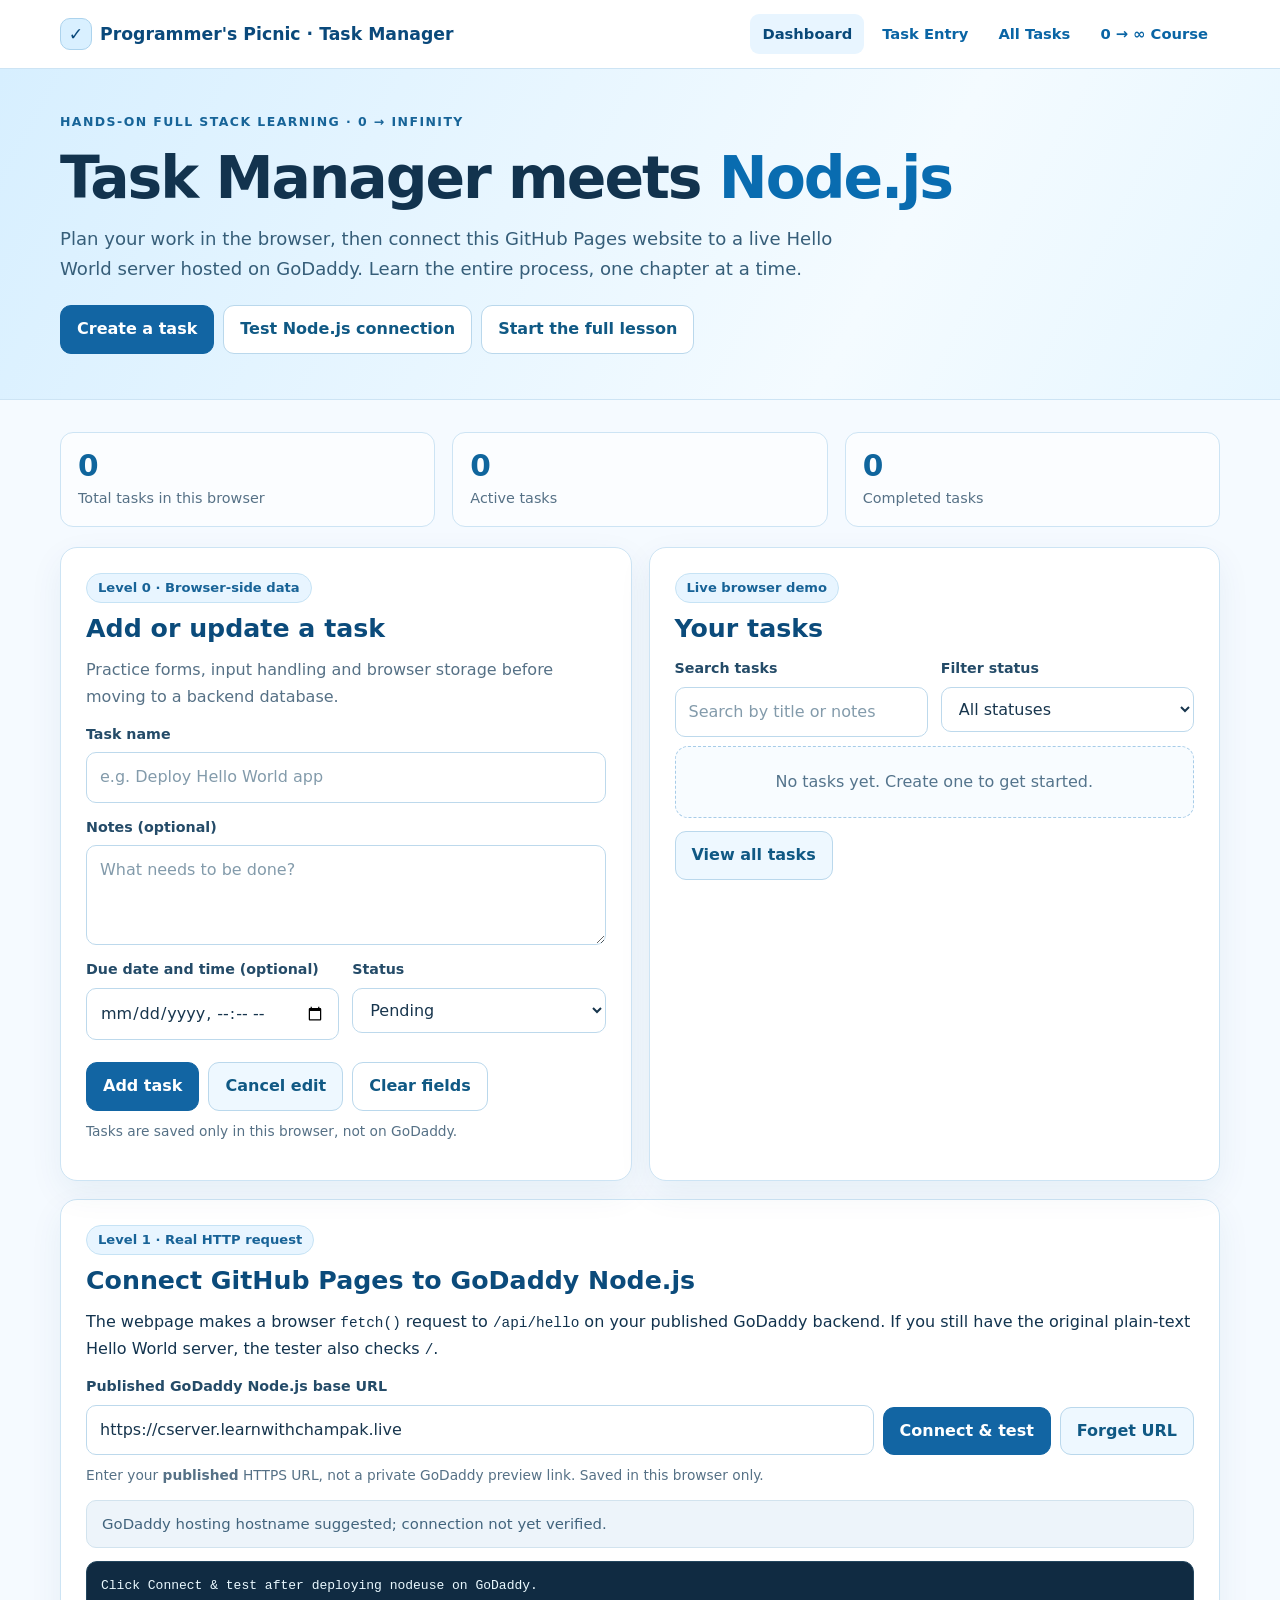
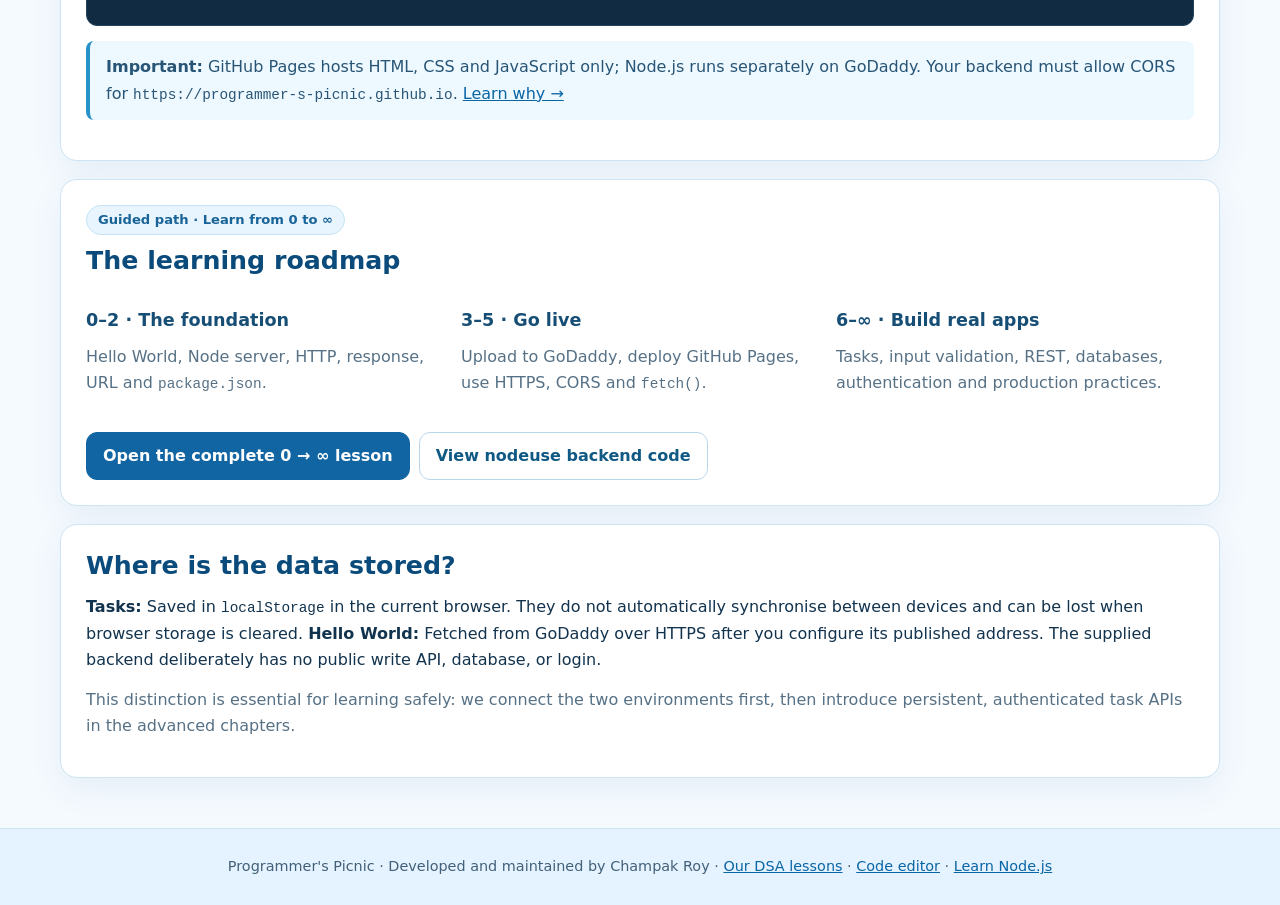
<file: index.html>
<!doctype html>
<html lang="en"><head>
<meta charset="utf-8"><meta name="viewport" content="width=device-width,initial-scale=1"><meta name="theme-color" content="#e8f6ff"><meta name="author" content="Champak Roy"><meta name="robots" content="index,follow,max-image-preview:large">
<title>Task Manager + Node.js Hello World | Programmer's Picnic</title><meta name="description" content="A working browser-based Task Manager, live GoDaddy Node.js Hello World connection tester, and 0 to Infinity deployment lessons."><link rel="canonical" href="https://programmer-s-picnic.github.io/taskmanager/"><link rel="stylesheet" href="assets/site.css">
<meta property="og:type" content="website"><meta property="og:site_name" content="Programmer's Picnic"><meta property="og:title" content="Task Manager + Node.js Hello World | Programmer's Picnic"><meta property="og:description" content="A working browser-based Task Manager, live GoDaddy Node.js Hello World connection tester, and 0 to Infinity deployment lessons."><meta property="og:url" content="https://programmer-s-picnic.github.io/taskmanager/"><meta name="twitter:card" content="summary_large_image">
</head>
<body data-root="./"><header class="sitebar"><div class="wrap"><a class="brand" href="./index.html"><span class="brandmark" aria-hidden="true">✓</span>Programmer's Picnic · Task Manager</a><nav aria-label="Main navigation"><a href="./index.html" aria-current="page">Dashboard</a><a href="./task_entry/index.html">Task Entry</a><a href="./all_task/index.html">All Tasks</a><a href="./learn/index.html">0 → ∞ Course</a></nav></div></header>
<section class="hero"><div class="wrap"><div class="eyebrow">Hands-on full stack learning · 0 → Infinity</div><h1>Task Manager meets <span>Node.js</span></h1><p class="lead">Plan your work in the browser, then connect this GitHub Pages website to a live Hello World server hosted on GoDaddy. Learn the entire process, one chapter at a time.</p><div class="buttons"><a class="button primary" href="#add-task">Create a task</a><a class="button" href="#api-lab">Test Node.js connection</a><a class="button" href="learn/index.html">Start the full lesson</a></div></div></section>
<main class="wrap section"><section class="grid" aria-label="Task summary">
<div class="stat"><strong data-count-all>0</strong><span>Total tasks in this browser</span></div>
<div class="stat"><strong data-count-active>0</strong><span>Active tasks</span></div>
<div class="stat"><strong data-count-done>0</strong><span>Completed tasks</span></div></section>
<section class="grid two" style="margin-top:20px">
<div class="card" id="add-task"><span class="tag">Level 0 · Browser-side data</span><h2 style="margin-top:10px">Add or update a task</h2><p class="muted">Practice forms, input handling and browser storage before moving to a backend database.</p><form data-task-form><div class="form-grid">
<div class="form-field wide"><label for="task-name">Task name</label><input id="task-name" name="name" required maxlength="160" placeholder="e.g. Deploy Hello World app" autocomplete="off"></div>
<div class="form-field wide"><label for="task-details">Notes (optional)</label><textarea id="task-details" name="details" maxlength="2000" placeholder="What needs to be done?"></textarea></div>
<div class="form-field"><label for="task-date">Due date and time (optional)</label><input id="task-date" name="date" type="datetime-local"></div>
<div class="form-field"><label for="task-status">Status</label><select id="task-status" name="status"><option>Pending</option><option>In Progress</option><option>Completed</option></select></div>
</div><div class="buttons"><button type="submit" class="button primary"><span data-submit-label>Add task</span></button><button type="button" data-cancel-edit class="button outline">Cancel edit</button><button type="reset" class="button">Clear fields</button></div><p role="status" aria-live="polite" class="muted smalltext" data-form-feedback>Tasks are saved only in this browser, not on GoDaddy.</p></form></div>
<div class="card" id="tasks"><span class="tag">Live browser demo</span><h2 style="margin-top:10px">Your tasks</h2><div class="form-grid"><div class="form-field"><label for="task-search">Search tasks</label><input type="search" id="task-search" placeholder="Search by title or notes"></div><div class="form-field"><label for="status-filter">Filter status</label><select id="status-filter"><option value="all">All statuses</option><option>Pending</option><option>In Progress</option><option>Completed</option></select></div></div><div data-task-list aria-live="polite"></div><a class="button outline" href="all_task/index.html">View all tasks</a></div>
</section>
<section class="card" id="api-lab"><span class="tag">Level 1 · Real HTTP request</span><h2 style="margin-top:10px">Connect GitHub Pages to GoDaddy Node.js</h2><p>The webpage makes a browser <code>fetch()</code> request to <code>/api/hello</code> on your published GoDaddy backend. If you still have the original plain-text Hello World server, the tester also checks <code>/</code>.</p><div class="api-line"><div class="form-field"><label for="api-url">Published GoDaddy Node.js base URL</label><input id="api-url" type="url" inputmode="url" autocomplete="url" placeholder="https://your-published-godaddy-domain.example" aria-describedby="api-help"></div><button type="button" id="connect-api" class="button primary">Connect &amp; test</button><button type="button" id="api-reset" class="button outline">Forget URL</button></div><p class="muted smalltext" id="api-help">Enter your <strong>published</strong> HTTPS URL, not a private GoDaddy preview link. Saved in this browser only.</p><div class="api-status" id="api-status" data-state="idle" role="status" aria-live="polite">GoDaddy hosting hostname suggested; connection not yet verified.</div><pre class="terminal" id="api-response" aria-label="Response from server">Click Connect &amp; test after deploying nodeuse on GoDaddy.</pre><div class="notice"><strong>Important:</strong> GitHub Pages hosts HTML, CSS and JavaScript only; Node.js runs separately on GoDaddy. Your backend must allow CORS for <code>https://programmer-s-picnic.github.io</code>. <a href="learn/index.html#ch4">Learn why →</a></div></section>
<section class="card"><span class="tag">Guided path · Learn from 0 to ∞</span><h2 style="margin-top:10px">The learning roadmap</h2><div class="grid">
<div><h3>0–2 · The foundation</h3><p class="muted">Hello World, Node server, HTTP, response, URL and <code>package.json</code>.</p></div>
<div><h3>3–5 · Go live</h3><p class="muted">Upload to GoDaddy, deploy GitHub Pages, use HTTPS, CORS and <code>fetch()</code>.</p></div>
<div><h3>6–∞ · Build real apps</h3><p class="muted">Tasks, input validation, REST, databases, authentication and production practices.</p></div></div><div class="buttons"><a class="button primary" href="learn/index.html">Open the complete 0 → ∞ lesson</a><a class="button" href="https://github.com/Programmer-s-Picnic/nodeuse" target="_blank" rel="noopener">View nodeuse backend code</a></div></section>
<section class="card"><h2>Where is the data stored?</h2><p><strong>Tasks:</strong> Saved in <code>localStorage</code> in the current browser. They do not automatically synchronise between devices and can be lost when browser storage is cleared. <strong>Hello World:</strong> Fetched from GoDaddy over HTTPS after you configure its published address. The supplied backend deliberately has no public write API, database, or login.</p><p class="muted">This distinction is essential for learning safely: we connect the two environments first, then introduce persistent, authenticated task APIs in the advanced chapters.</p></section>
</main><footer><div class="wrap">Programmer's Picnic · Developed and maintained by Champak Roy · <a href="https://dsa.learnwithchampak.live/">Our DSA lessons</a> · <a href="https://editor.learnwithchampak.live/" target="_blank" rel="noopener">Code editor</a> · <a href="./learn/index.html">Learn Node.js</a></div></footer><script defer src="assets/app.js"></script></body></html>
</file>
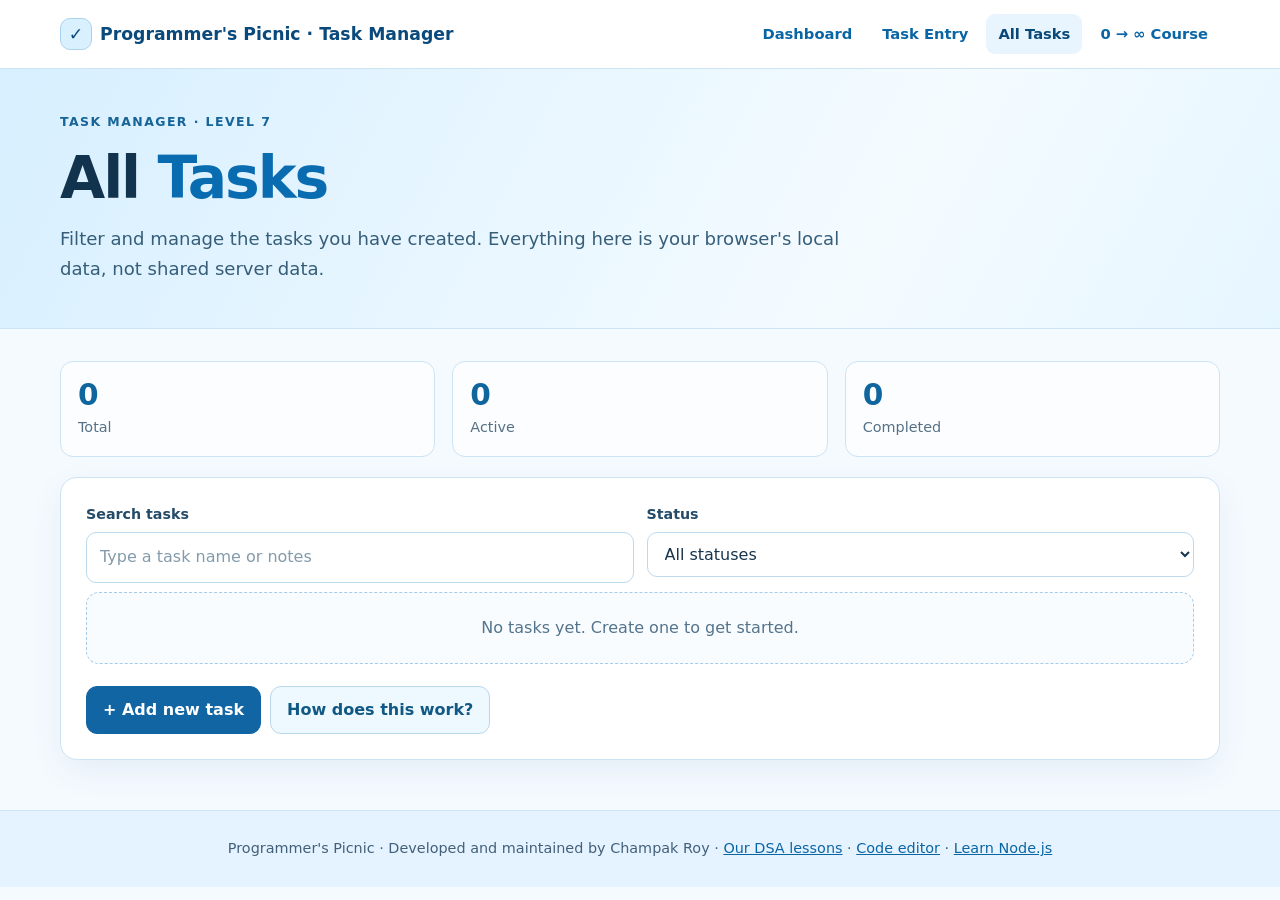
<file: all_task/index.html>
<!doctype html>
<html lang="en"><head>
<meta charset="utf-8"><meta name="viewport" content="width=device-width,initial-scale=1"><meta name="theme-color" content="#e8f6ff"><meta name="author" content="Champak Roy"><meta name="robots" content="index,follow,max-image-preview:large">
<title>All Tasks — Programmer's Picnic Task Manager</title><meta name="description" content="Search, filter, complete, edit and delete your tasks, stored locally in your own browser."><link rel="canonical" href="https://programmer-s-picnic.github.io/taskmanager/all_task/"><link rel="stylesheet" href="../assets/site.css">
<meta property="og:type" content="website"><meta property="og:site_name" content="Programmer's Picnic"><meta property="og:title" content="All Tasks — Programmer's Picnic Task Manager"><meta property="og:description" content="Search, filter, complete, edit and delete your tasks, stored locally in your own browser."><meta property="og:url" content="https://programmer-s-picnic.github.io/taskmanager/all_task/"><meta name="twitter:card" content="summary_large_image">
</head>
<body data-root="../"><header class="sitebar"><div class="wrap"><a class="brand" href="../index.html"><span class="brandmark" aria-hidden="true">✓</span>Programmer's Picnic · Task Manager</a><nav aria-label="Main navigation"><a href="../index.html">Dashboard</a><a href="../task_entry/index.html">Task Entry</a><a href="../all_task/index.html" aria-current="page">All Tasks</a><a href="../learn/index.html">0 → ∞ Course</a></nav></div></header><section class="hero"><div class="wrap"><div class="eyebrow">Task Manager · Level 7</div><h1>All <span>Tasks</span></h1><p class="lead">Filter and manage the tasks you have created. Everything here is your browser's local data, not shared server data.</p></div></section><main class="wrap section"><section class="grid"><div class="stat"><strong data-count-all>0</strong><span>Total</span></div><div class="stat"><strong data-count-active>0</strong><span>Active</span></div><div class="stat"><strong data-count-done>0</strong><span>Completed</span></div></section><section class="card" style="margin-top:20px"><div class="form-grid"><div class="form-field"><label for="task-search">Search tasks</label><input type="search" id="task-search" placeholder="Type a task name or notes"></div><div class="form-field"><label for="status-filter">Status</label><select id="status-filter"><option value="all">All statuses</option><option>Pending</option><option>In Progress</option><option>Completed</option></select></div></div><div data-task-list aria-live="polite"></div><div class="buttons"><a class="button primary" href="../task_entry/index.html">+ Add new task</a><a class="button outline" href="../learn/index.html#ch7">How does this work?</a></div></section></main><footer><div class="wrap">Programmer's Picnic · Developed and maintained by Champak Roy · <a href="https://dsa.learnwithchampak.live/">Our DSA lessons</a> · <a href="https://editor.learnwithchampak.live/" target="_blank" rel="noopener">Code editor</a> · <a href="../learn/index.html">Learn Node.js</a></div></footer><script defer src="../assets/app.js"></script></body></html>
</file>
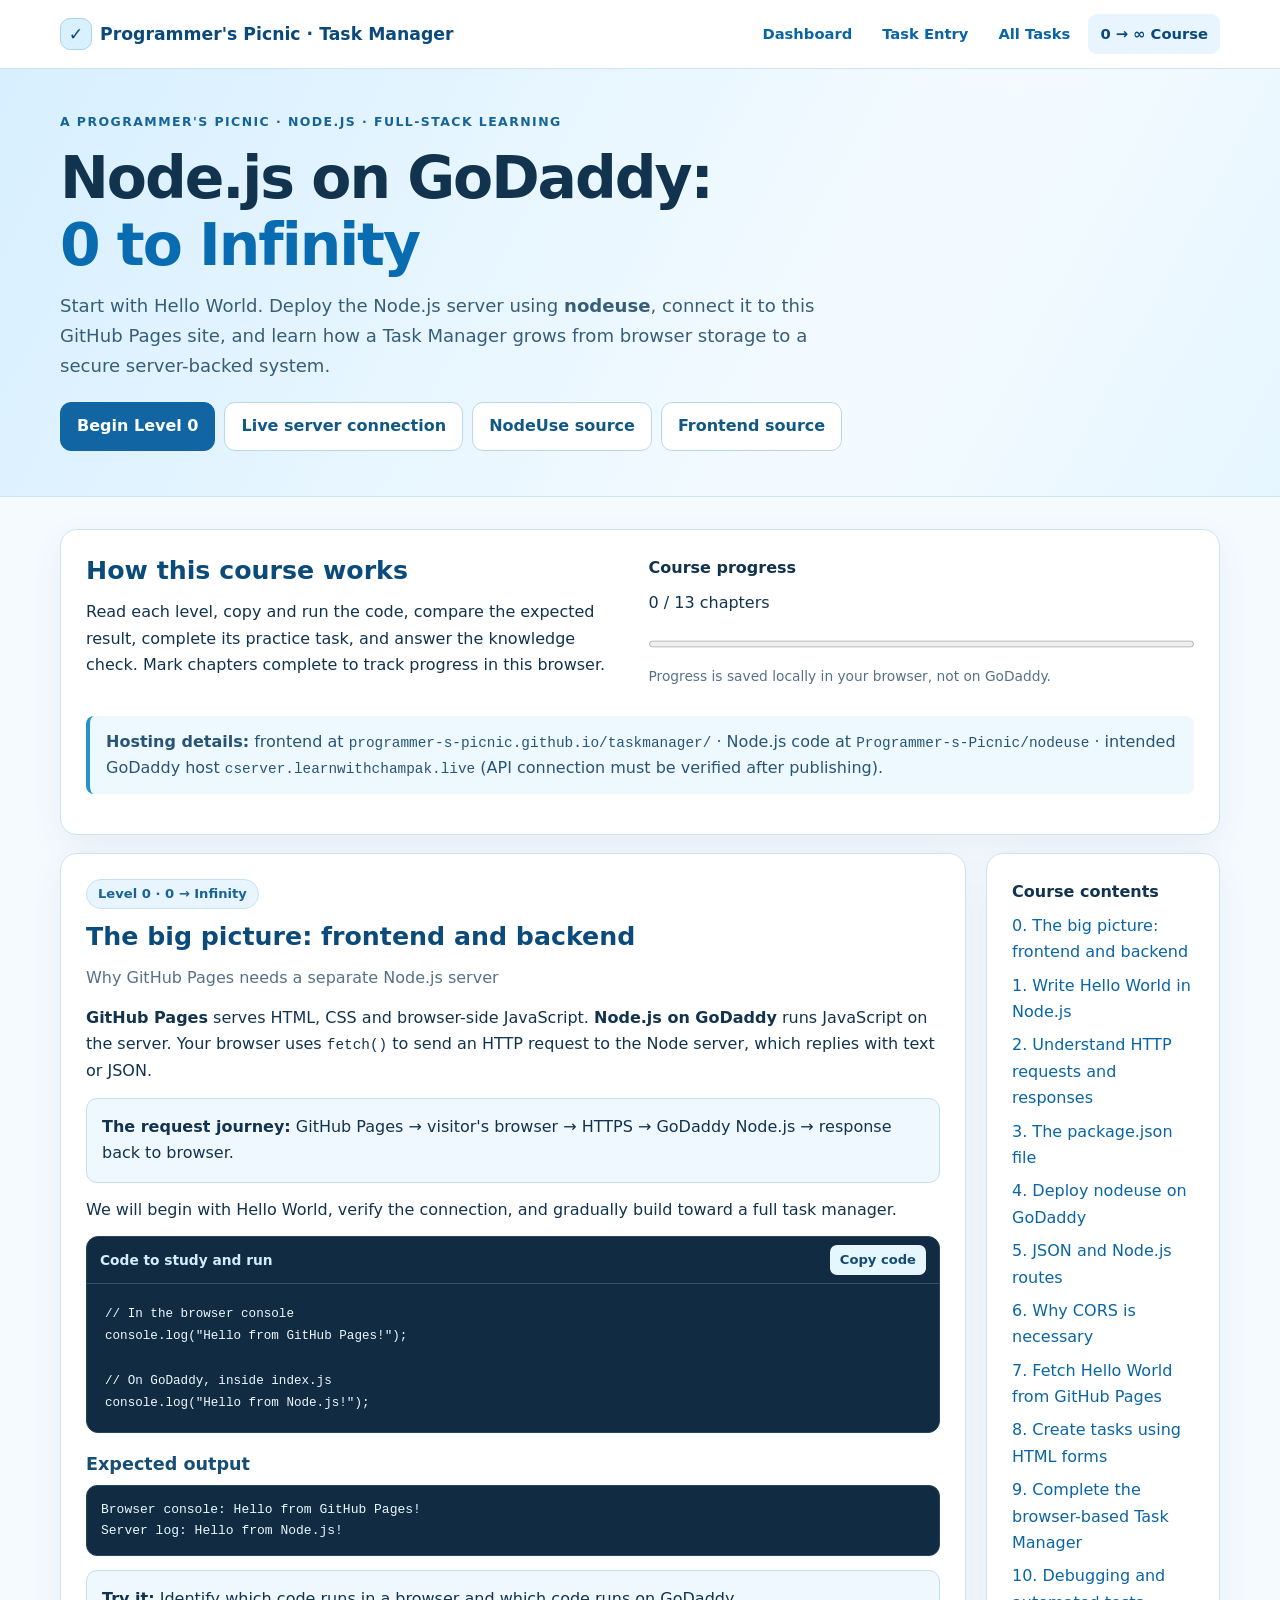
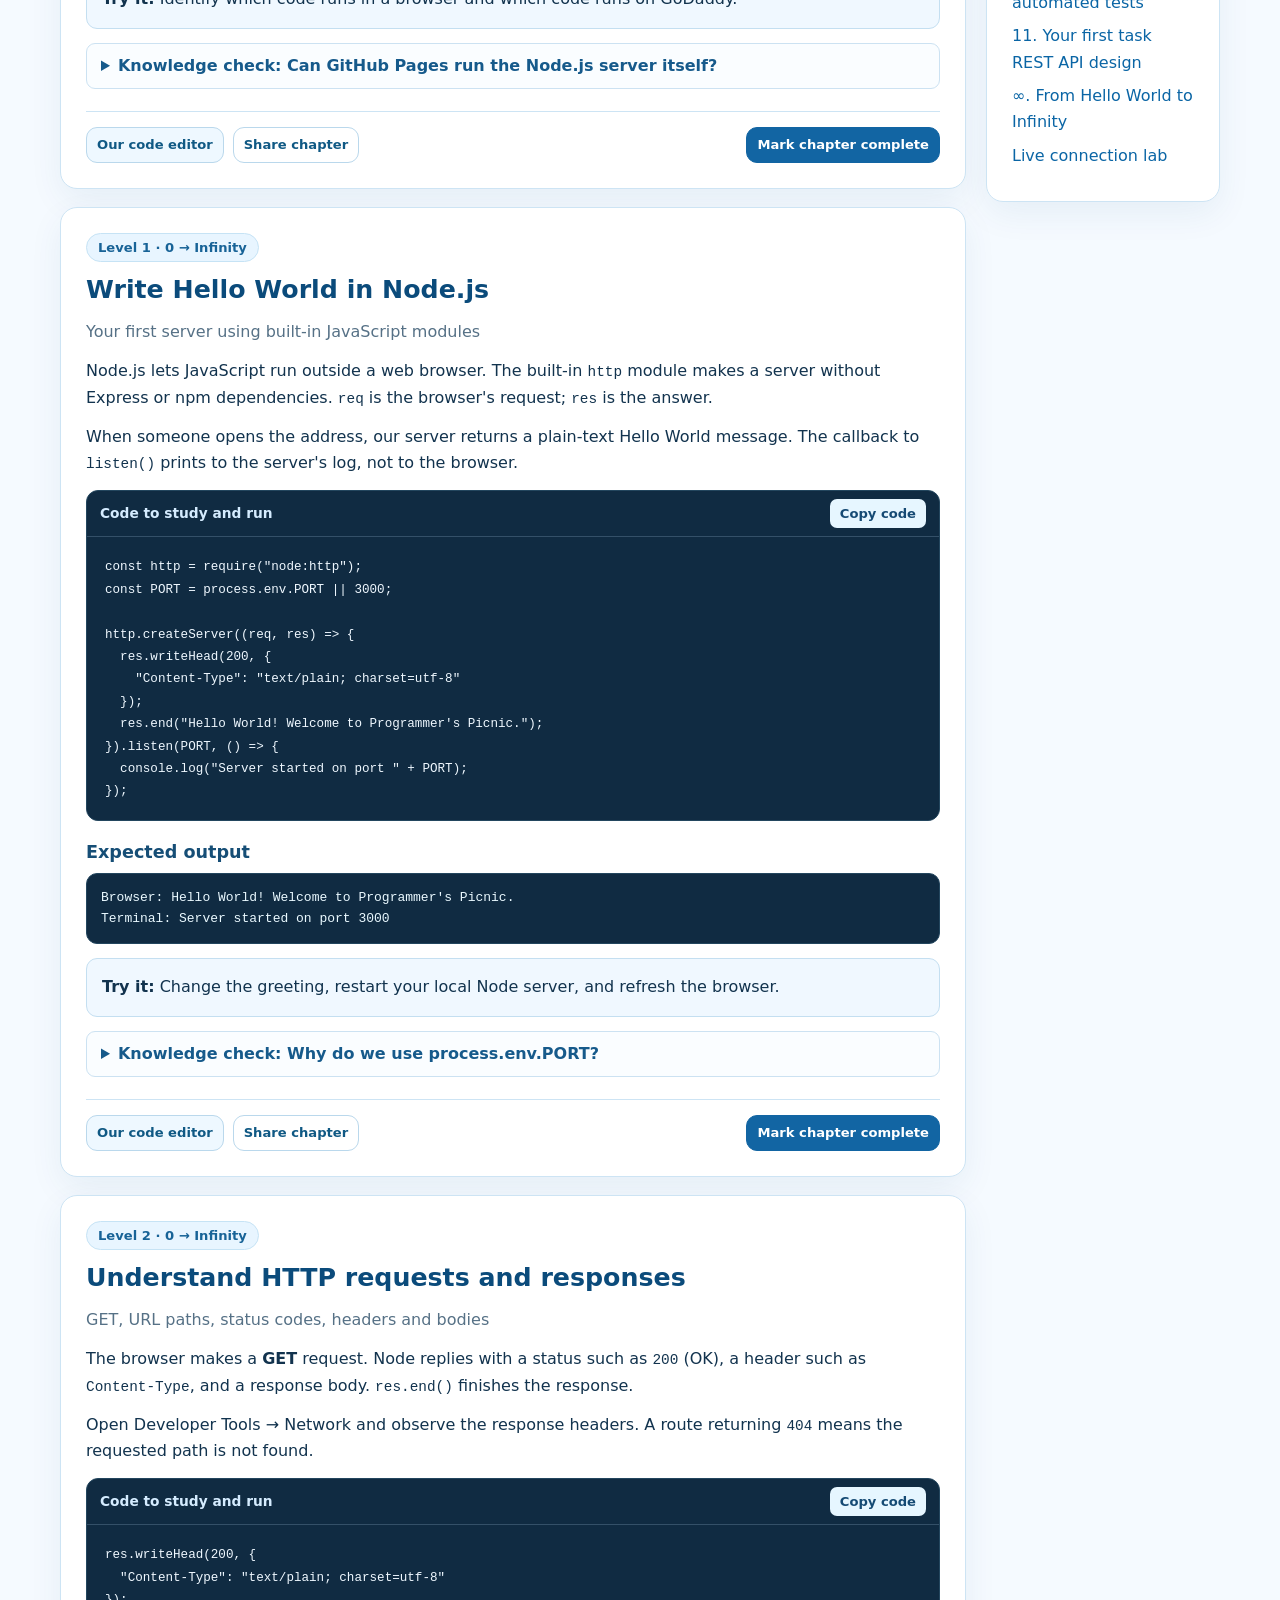
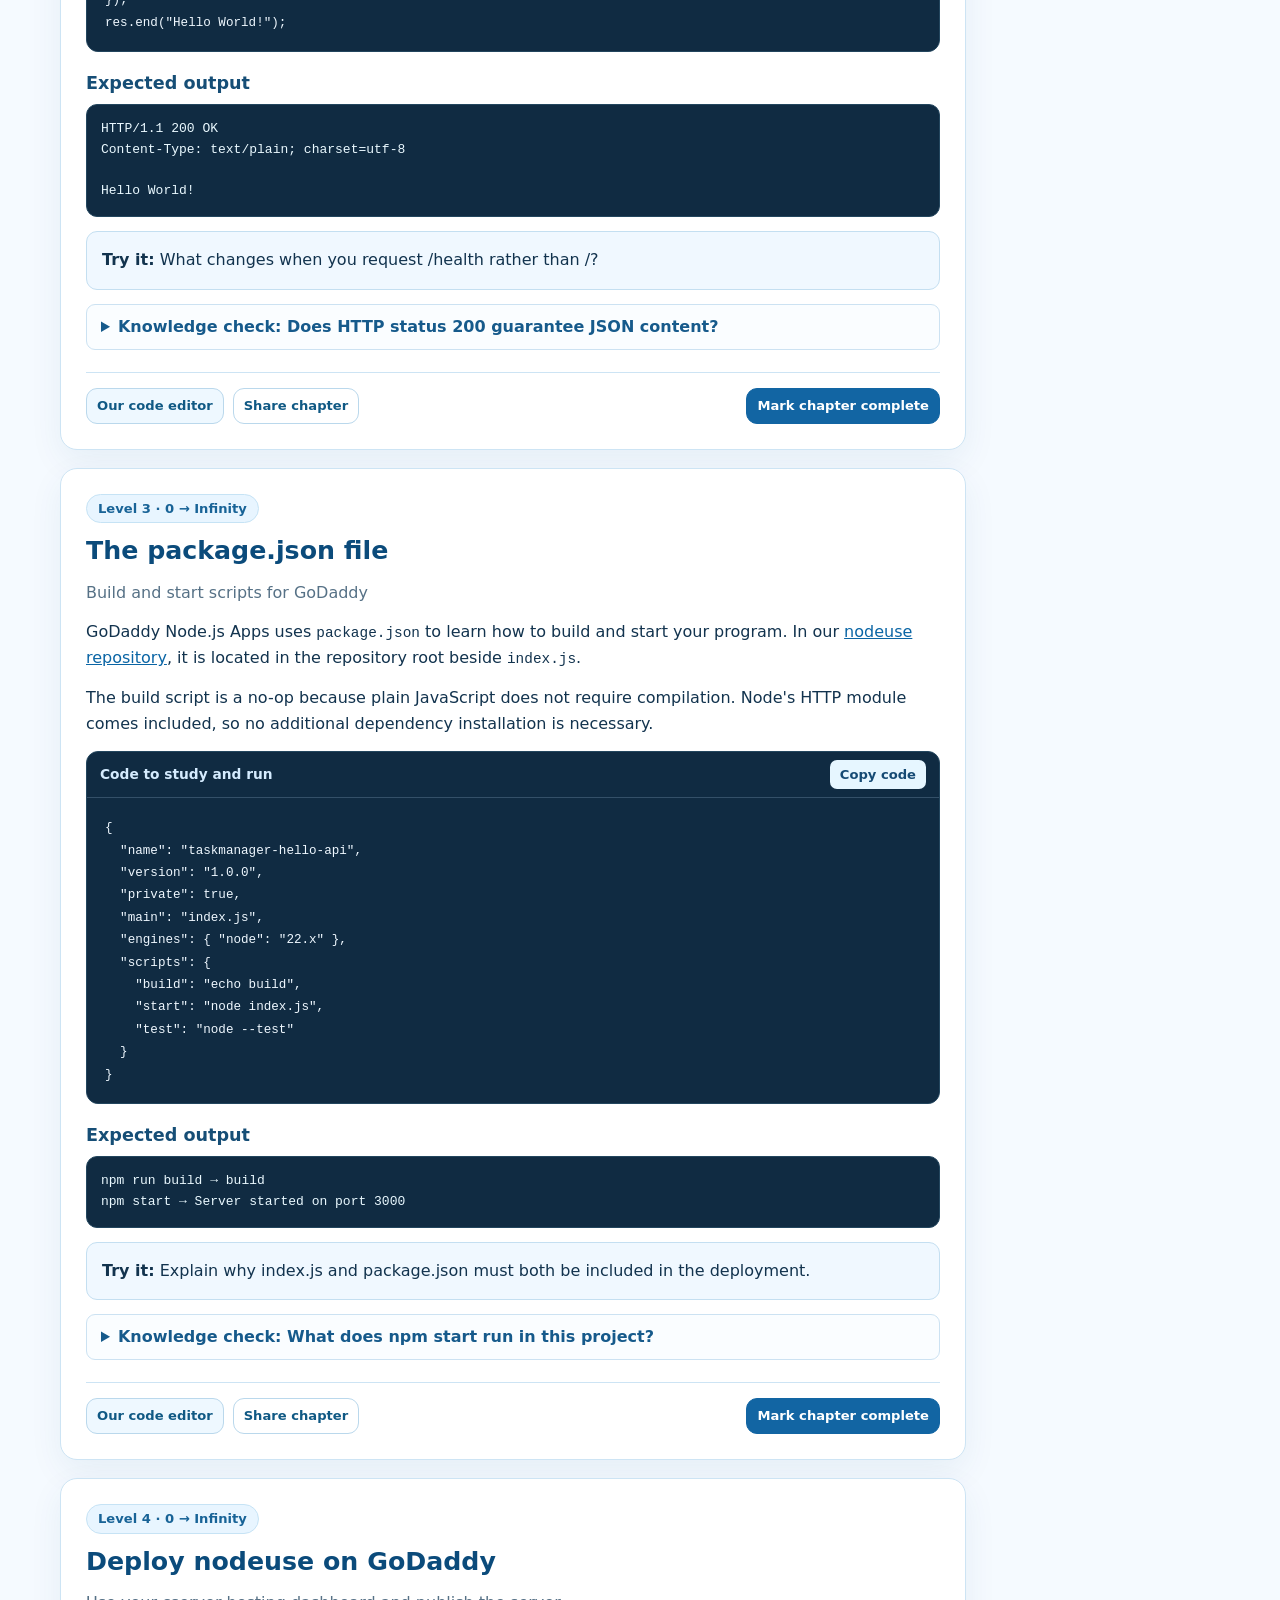
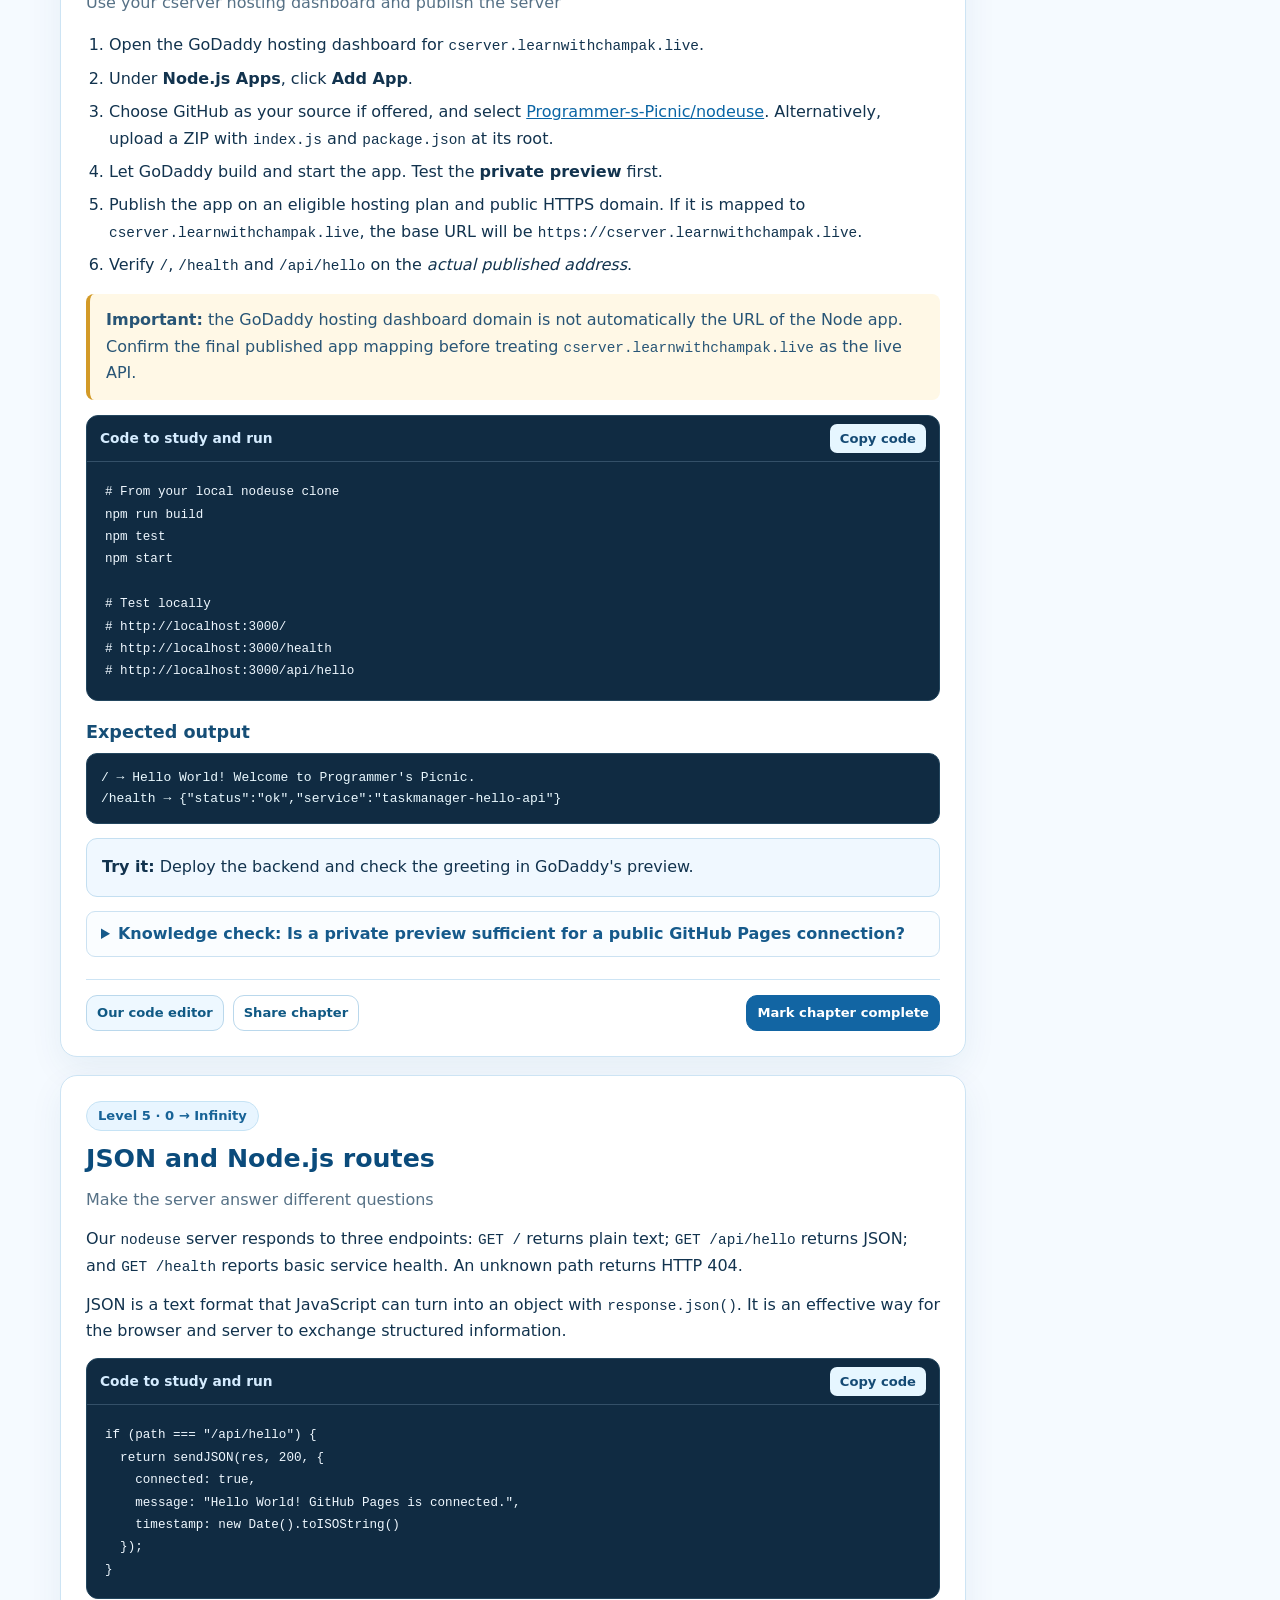
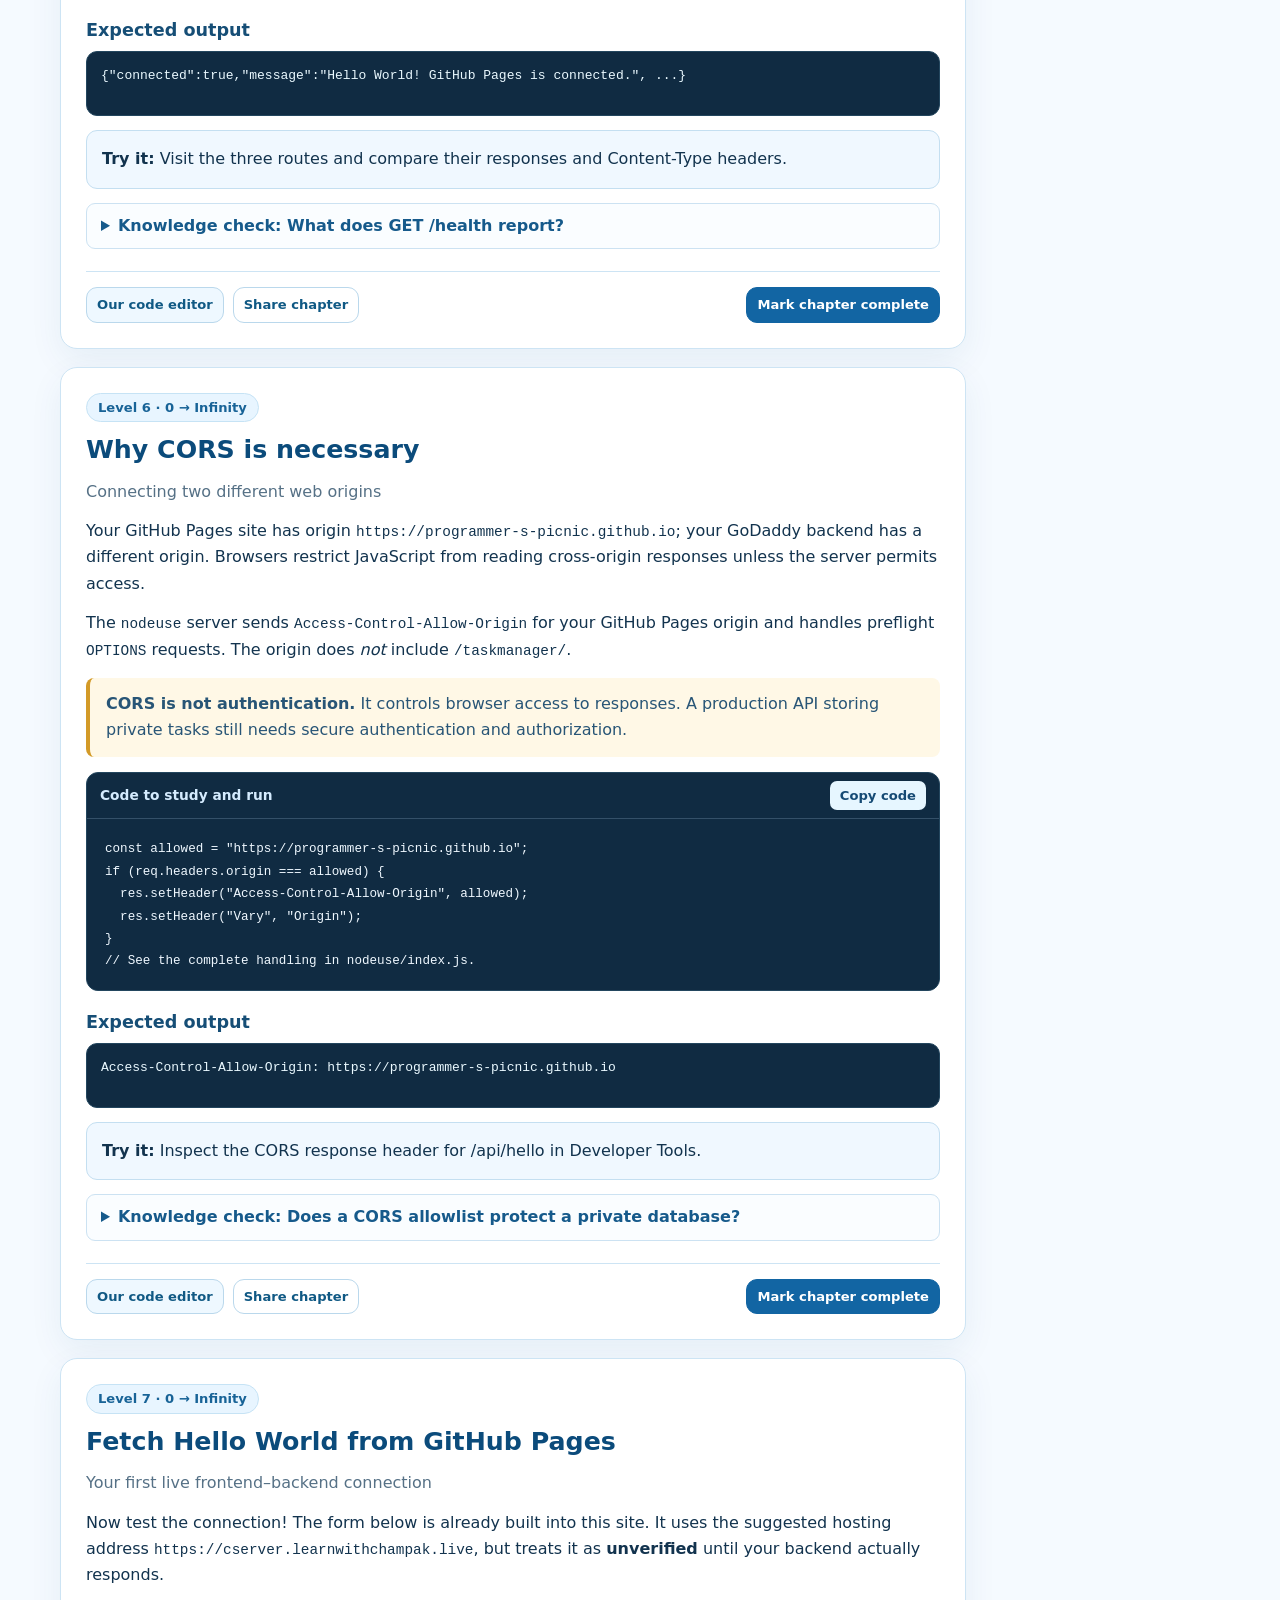
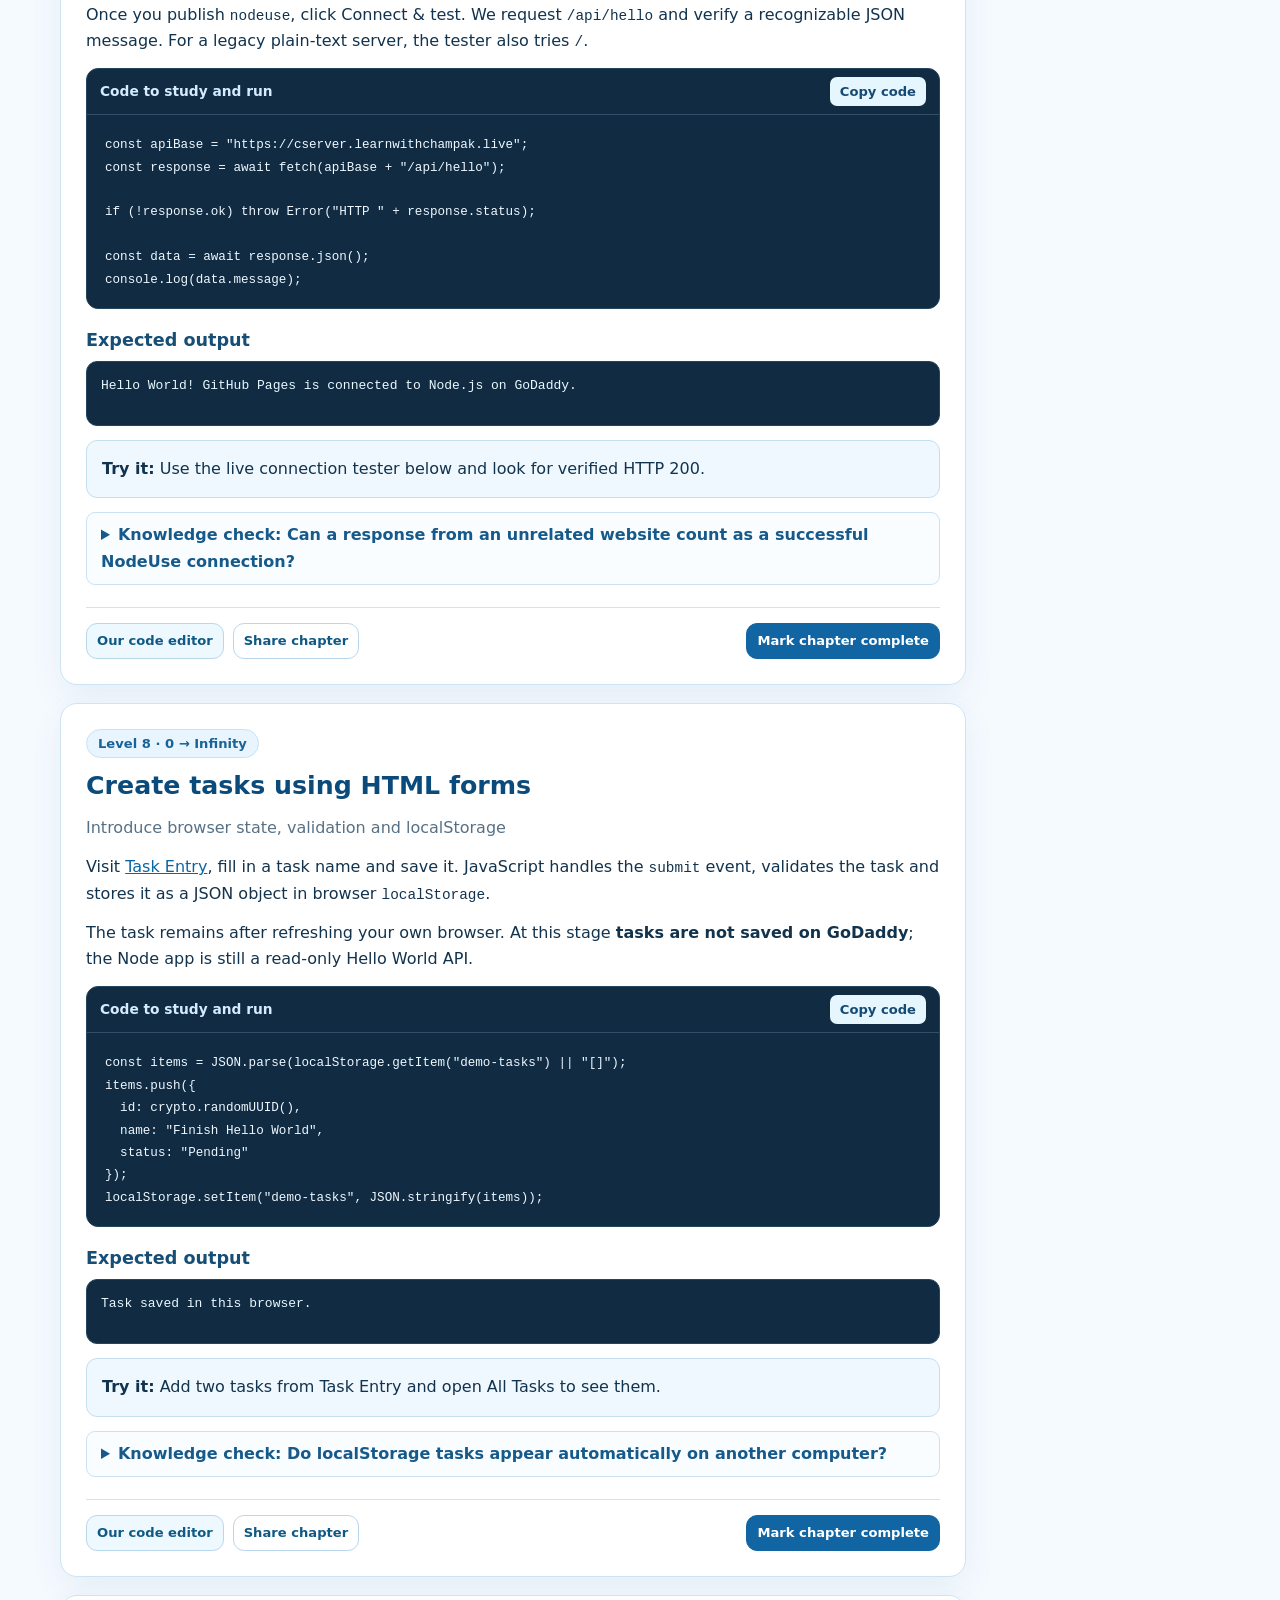
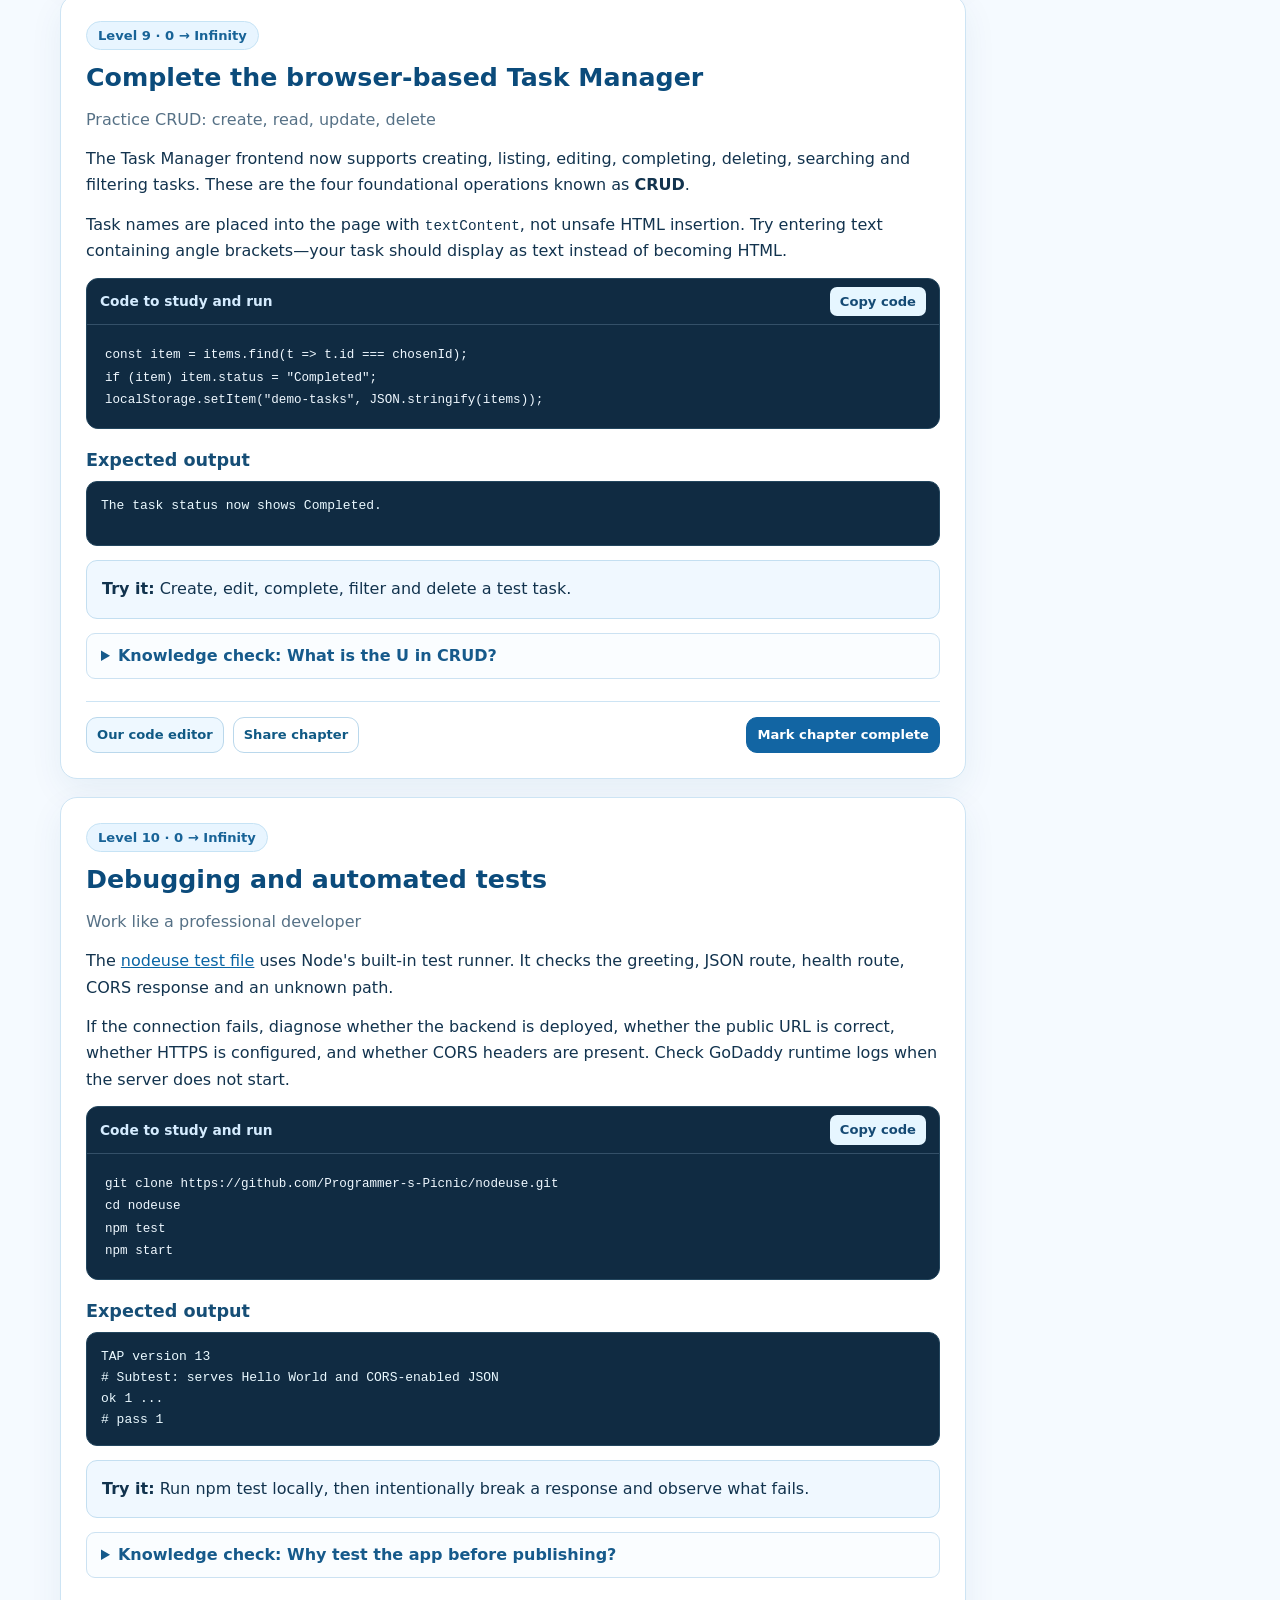
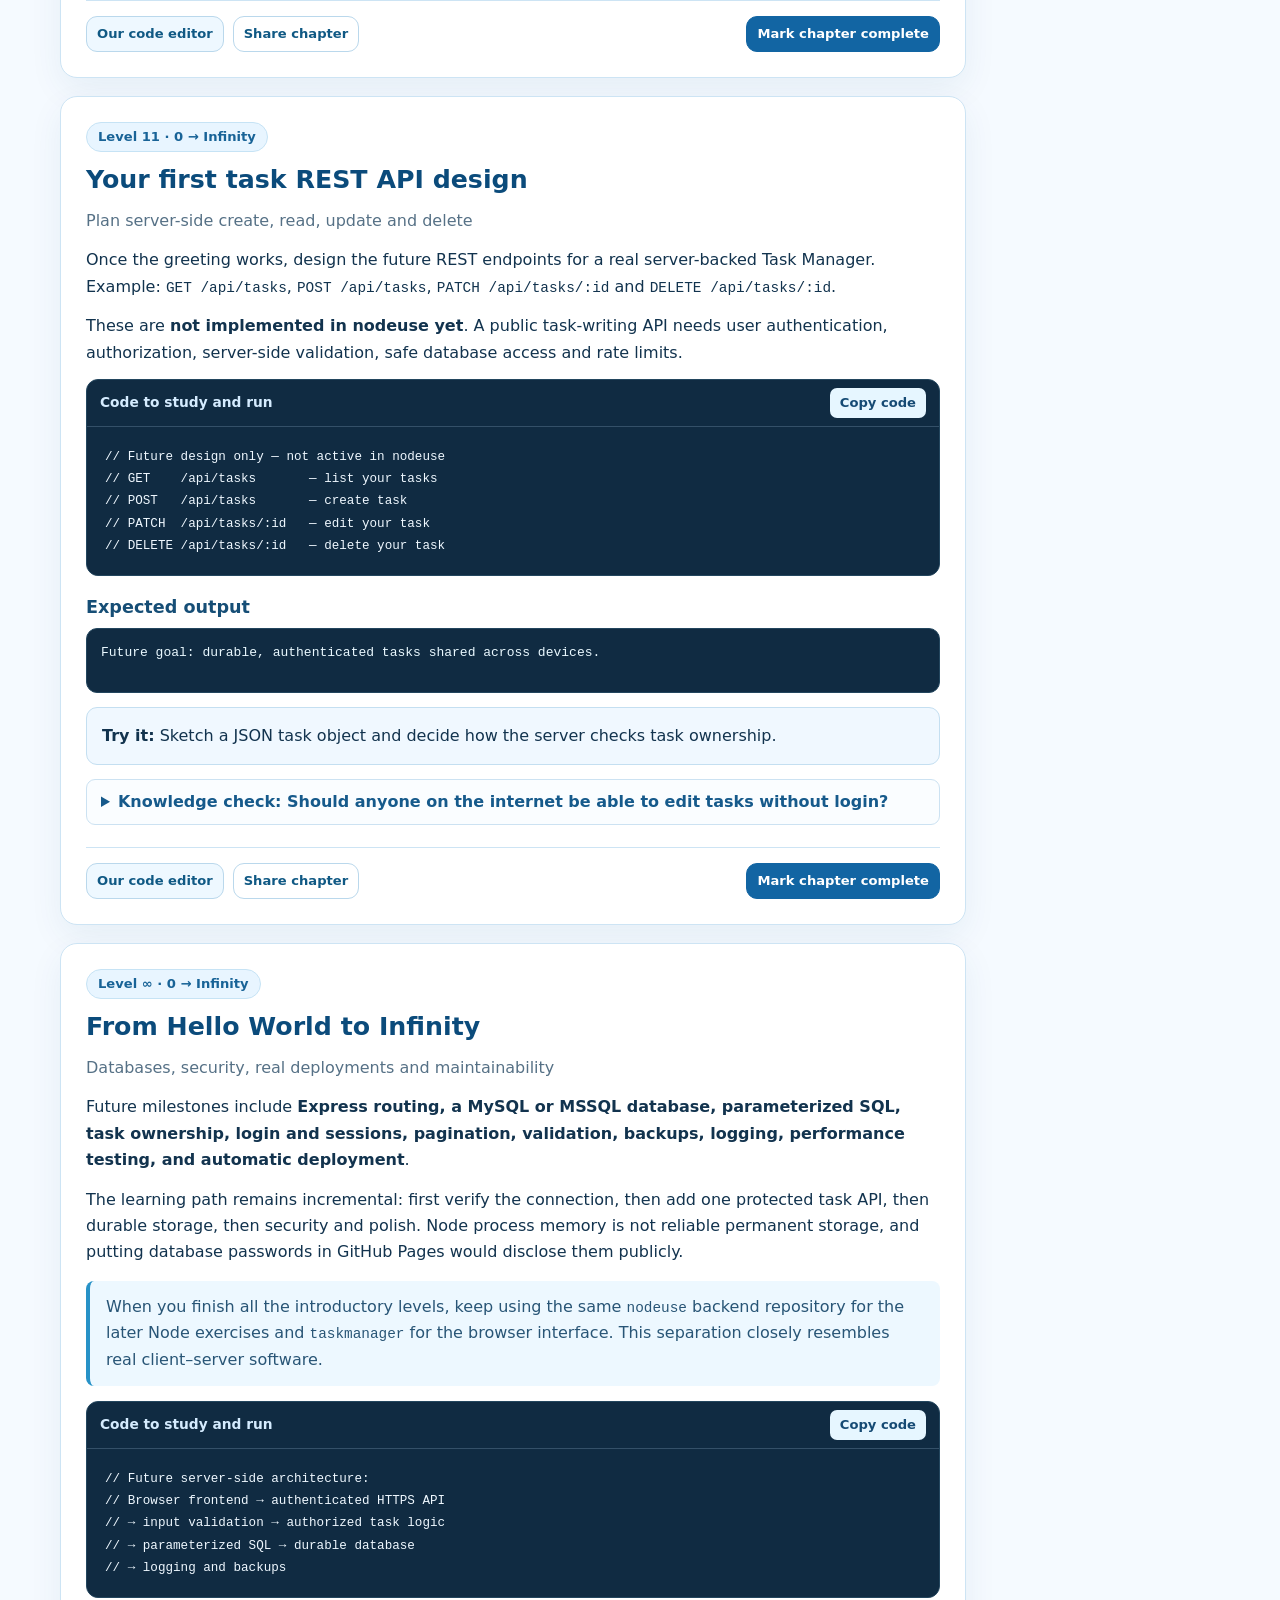
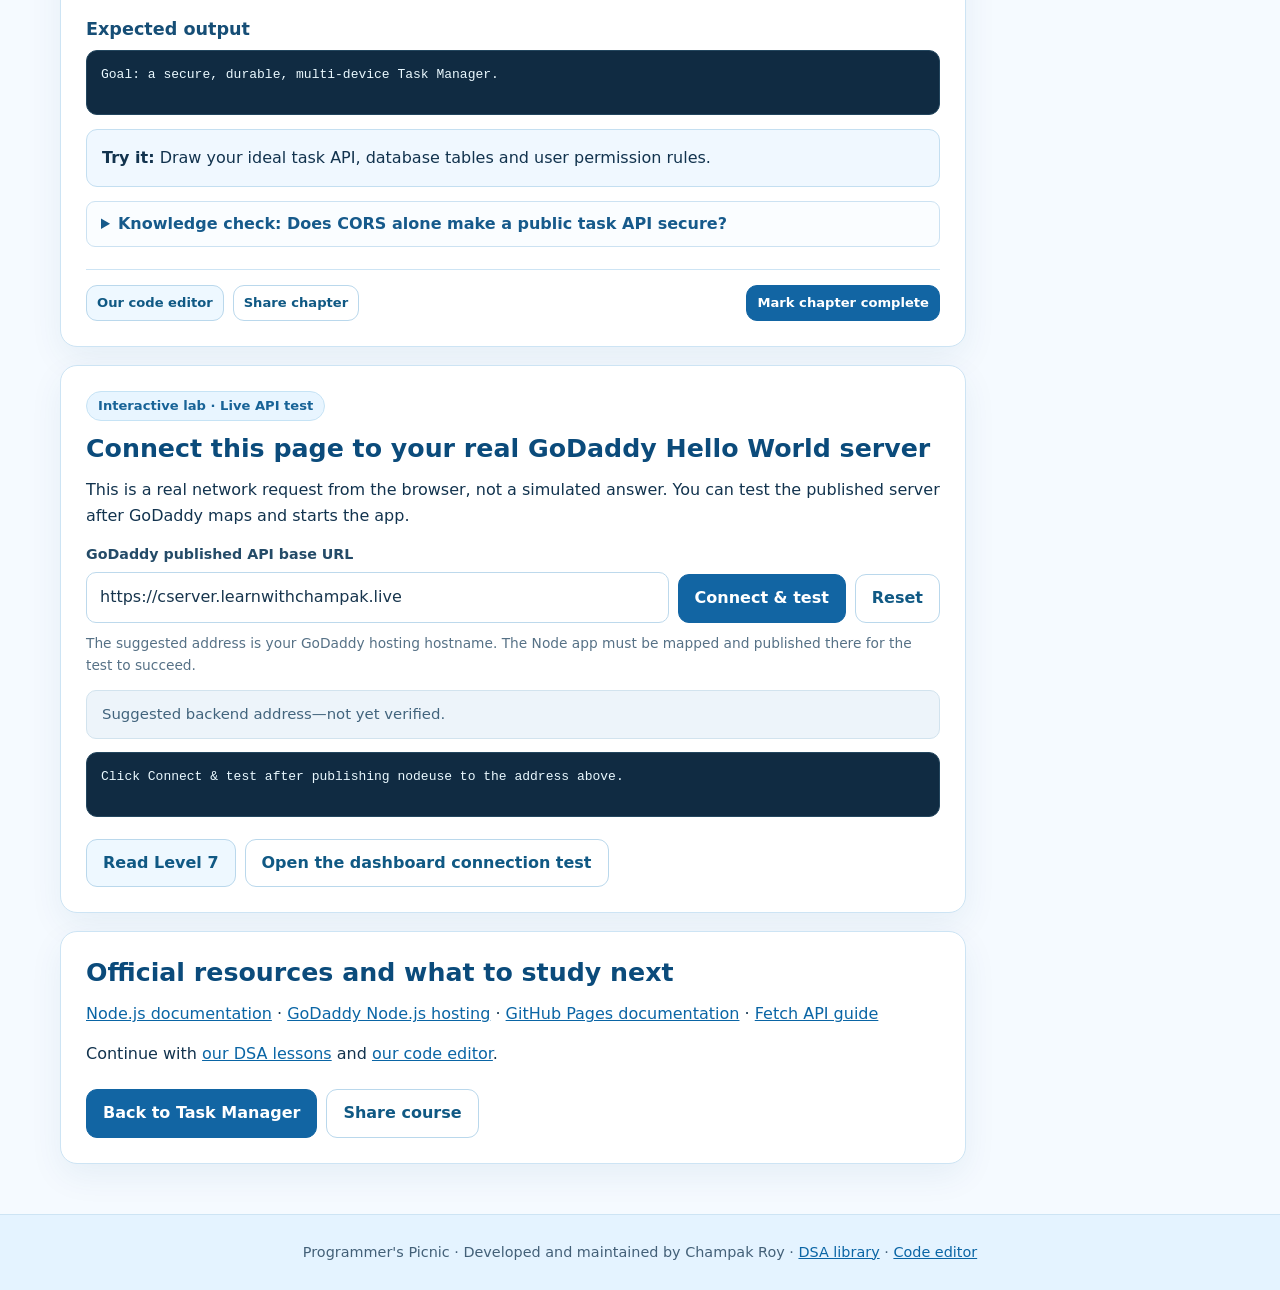
<file: learn/index.html>
<!doctype html><html lang="en"><head>
<meta charset="utf-8"><meta name="viewport" content="width=device-width,initial-scale=1"><meta name="theme-color" content="#e8f6ff"><meta name="author" content="Champak Roy"><meta name="robots" content="index,follow,max-image-preview:large">
<title>Node.js on GoDaddy from 0 to Infinity: Hello World to Task Manager | Programmer's Picnic</title><meta name="description" content="A complete hands-on Node.js on GoDaddy tutorial: Hello World, HTTP, package.json, GoDaddy cserver deployment, GitHub Pages, JSON, CORS, fetch and beginner Task Manager.">
<link rel="canonical" href="https://programmer-s-picnic.github.io/taskmanager/learn/"><link rel="stylesheet" href="../assets/site.css">
<meta property="og:type" content="article"><meta property="og:title" content="Node.js on GoDaddy — 0 to Infinity"><meta property="og:description" content="From Hello World on GoDaddy to a working GitHub Pages Task Manager with interactive exercises."><meta property="og:url" content="https://programmer-s-picnic.github.io/taskmanager/learn/"><meta name="twitter:card" content="summary_large_image">
<script type="application/ld+json">{"@context":"https://schema.org","@type":"Course","name":"Node.js on GoDaddy — Hello World to Task Manager: 0 to Infinity","description":"Learn Node.js hosting, HTTP, GitHub Pages, fetch, CORS and task management through practical exercises.","provider":{"@type":"Organization","name":"Programmer's Picnic"},"author":{"@type":"Person","name":"Champak Roy"},"inLanguage":"en-IN","isAccessibleForFree":true,"url":"https://programmer-s-picnic.github.io/taskmanager/learn/"}</script>
</head><body data-root="../">
<header class="sitebar"><div class="wrap"><a class="brand" href="../index.html"><span class="brandmark">✓</span>Programmer's Picnic · Task Manager</a><nav aria-label="Navigation"><a href="../index.html">Dashboard</a><a href="../task_entry/index.html">Task Entry</a><a href="../all_task/index.html">All Tasks</a><a href="index.html" aria-current="page">0 → ∞ Course</a></nav></div></header>
<section class="hero"><div class="wrap"><div class="eyebrow">A Programmer's Picnic · Node.js · Full-stack learning</div><h1>Node.js on GoDaddy:<br><span>0 to Infinity</span></h1><p class="lead">Start with Hello World. Deploy the Node.js server using <strong>nodeuse</strong>, connect it to this GitHub Pages site, and learn how a Task Manager grows from browser storage to a secure server-backed system.</p><div class="buttons"><a class="button primary" href="#ch0">Begin Level 0</a><a class="button" href="#try-connection">Live server connection</a><a class="button" href="https://github.com/Programmer-s-Picnic/nodeuse" target="_blank" rel="noopener">NodeUse source</a><a class="button" href="https://github.com/Programmer-s-Picnic/taskmanager" target="_blank" rel="noopener">Frontend source</a></div></div></section>
<div class="wrap section">
<div class="card"><div class="grid two"><div><h2>How this course works</h2><p>Read each level, copy and run the code, compare the expected result, complete its practice task, and answer the knowledge check. Mark chapters complete to track progress in this browser.</p></div><div><strong>Course progress</strong><p data-progress-count>0 / 13 chapters</p><progress id="course-progress" value="0" max="13"></progress><p class="muted smalltext">Progress is saved locally in your browser, not on GoDaddy.</p></div></div><div class="notice"><strong>Hosting details:</strong> frontend at <code>programmer-s-picnic.github.io/taskmanager/</code> · Node.js code at <code>Programmer-s-Picnic/nodeuse</code> · intended GoDaddy host <code>cserver.learnwithchampak.live</code> (API connection must be verified after publishing).</div></div>
<div class="course-layout"><main>
<section class="card course-chapter" id="ch0" data-chapter="0"><span class="tag">Level 0 · 0 → Infinity</span><h2 style="margin-top:12px">The big picture: frontend and backend</h2><p class="muted">Why GitHub Pages needs a separate Node.js server</p><p><strong>GitHub Pages</strong> serves HTML, CSS and browser-side JavaScript. <strong>Node.js on GoDaddy</strong> runs JavaScript on the server. Your browser uses <code>fetch()</code> to send an HTTP request to the Node server, which replies with text or JSON.</p><div class="exercise"><strong>The request journey:</strong> GitHub Pages → visitor's browser → HTTPS → GoDaddy Node.js → response back to browser.</div><p>We will begin with Hello World, verify the connection, and gradually build toward a full task manager.</p><div class="codebox"><div class="codehead"><strong>Code to study and run</strong><button type="button" data-copy="code-0">Copy code</button></div><pre id="code-0"><code>// In the browser console
console.log(&quot;Hello from GitHub Pages!&quot;);

// On GoDaddy, inside index.js
console.log(&quot;Hello from Node.js!&quot;);</code></pre></div><h3>Expected output</h3><pre class="terminal">Browser console: Hello from GitHub Pages!
Server log: Hello from Node.js!</pre><div class="exercise"><strong>Try it:</strong> Identify which code runs in a browser and which code runs on GoDaddy.</div><details><summary>Knowledge check: Can GitHub Pages run the Node.js server itself?</summary><p>No. GitHub Pages hosts static files, not a persistent Node.js process.</p></details><div class="course-footer"><div class="buttons" style="margin:0"><a class="button small outline" href="https://editor.learnwithchampak.live/" target="_blank" rel="noopener">Our code editor</a><button type="button" class="button small" data-share="#ch0">Share chapter</button></div><button type="button" class="button small primary" data-mark-complete aria-pressed="false">Mark chapter complete</button></div></section>
<section class="card course-chapter" id="ch1" data-chapter="1"><span class="tag">Level 1 · 0 → Infinity</span><h2 style="margin-top:12px">Write Hello World in Node.js</h2><p class="muted">Your first server using built-in JavaScript modules</p><p>Node.js lets JavaScript run outside a web browser. The built-in <code>http</code> module makes a server without Express or npm dependencies. <code>req</code> is the browser's request; <code>res</code> is the answer.</p><p>When someone opens the address, our server returns a plain-text Hello World message. The callback to <code>listen()</code> prints to the server's log, not to the browser.</p><div class="codebox"><div class="codehead"><strong>Code to study and run</strong><button type="button" data-copy="code-1">Copy code</button></div><pre id="code-1"><code>const http = require(&quot;node:http&quot;);
const PORT = process.env.PORT || 3000;

http.createServer((req, res) =&gt; {
  res.writeHead(200, {
    &quot;Content-Type&quot;: &quot;text/plain; charset=utf-8&quot;
  });
  res.end(&quot;Hello World! Welcome to Programmer's Picnic.&quot;);
}).listen(PORT, () =&gt; {
  console.log(&quot;Server started on port &quot; + PORT);
});</code></pre></div><h3>Expected output</h3><pre class="terminal">Browser: Hello World! Welcome to Programmer's Picnic.
Terminal: Server started on port 3000</pre><div class="exercise"><strong>Try it:</strong> Change the greeting, restart your local Node server, and refresh the browser.</div><details><summary>Knowledge check: Why do we use process.env.PORT?</summary><p>GoDaddy may assign the port through an environment variable. The fallback 3000 is for local development.</p></details><div class="course-footer"><div class="buttons" style="margin:0"><a class="button small outline" href="https://editor.learnwithchampak.live/" target="_blank" rel="noopener">Our code editor</a><button type="button" class="button small" data-share="#ch1">Share chapter</button></div><button type="button" class="button small primary" data-mark-complete aria-pressed="false">Mark chapter complete</button></div></section>
<section class="card course-chapter" id="ch2" data-chapter="2"><span class="tag">Level 2 · 0 → Infinity</span><h2 style="margin-top:12px">Understand HTTP requests and responses</h2><p class="muted">GET, URL paths, status codes, headers and bodies</p><p>The browser makes a <strong>GET</strong> request. Node replies with a status such as <code>200</code> (OK), a header such as <code>Content-Type</code>, and a response body. <code>res.end()</code> finishes the response.</p><p>Open Developer Tools → Network and observe the response headers. A route returning <code>404</code> means the requested path is not found.</p><div class="codebox"><div class="codehead"><strong>Code to study and run</strong><button type="button" data-copy="code-2">Copy code</button></div><pre id="code-2"><code>res.writeHead(200, {
  &quot;Content-Type&quot;: &quot;text/plain; charset=utf-8&quot;
});
res.end(&quot;Hello World!&quot;);</code></pre></div><h3>Expected output</h3><pre class="terminal">HTTP/1.1 200 OK
Content-Type: text/plain; charset=utf-8

Hello World!</pre><div class="exercise"><strong>Try it:</strong> What changes when you request /health rather than /?</div><details><summary>Knowledge check: Does HTTP status 200 guarantee JSON content?</summary><p>No. It means success; the body may be text, HTML, JSON or another type.</p></details><div class="course-footer"><div class="buttons" style="margin:0"><a class="button small outline" href="https://editor.learnwithchampak.live/" target="_blank" rel="noopener">Our code editor</a><button type="button" class="button small" data-share="#ch2">Share chapter</button></div><button type="button" class="button small primary" data-mark-complete aria-pressed="false">Mark chapter complete</button></div></section>
<section class="card course-chapter" id="ch3" data-chapter="3"><span class="tag">Level 3 · 0 → Infinity</span><h2 style="margin-top:12px">The package.json file</h2><p class="muted">Build and start scripts for GoDaddy</p><p>GoDaddy Node.js Apps uses <code>package.json</code> to learn how to build and start your program. In our <a href="https://github.com/Programmer-s-Picnic/nodeuse" target="_blank" rel="noopener">nodeuse repository</a>, it is located in the repository root beside <code>index.js</code>.</p><p>The build script is a no-op because plain JavaScript does not require compilation. Node's HTTP module comes included, so no additional dependency installation is necessary.</p><div class="codebox"><div class="codehead"><strong>Code to study and run</strong><button type="button" data-copy="code-3">Copy code</button></div><pre id="code-3"><code>{
  &quot;name&quot;: &quot;taskmanager-hello-api&quot;,
  &quot;version&quot;: &quot;1.0.0&quot;,
  &quot;private&quot;: true,
  &quot;main&quot;: &quot;index.js&quot;,
  &quot;engines&quot;: { &quot;node&quot;: &quot;22.x&quot; },
  &quot;scripts&quot;: {
    &quot;build&quot;: &quot;echo build&quot;,
    &quot;start&quot;: &quot;node index.js&quot;,
    &quot;test&quot;: &quot;node --test&quot;
  }
}</code></pre></div><h3>Expected output</h3><pre class="terminal">npm run build → build
npm start → Server started on port 3000</pre><div class="exercise"><strong>Try it:</strong> Explain why index.js and package.json must both be included in the deployment.</div><details><summary>Knowledge check: What does npm start run in this project?</summary><p>The start script in package.json: node index.js.</p></details><div class="course-footer"><div class="buttons" style="margin:0"><a class="button small outline" href="https://editor.learnwithchampak.live/" target="_blank" rel="noopener">Our code editor</a><button type="button" class="button small" data-share="#ch3">Share chapter</button></div><button type="button" class="button small primary" data-mark-complete aria-pressed="false">Mark chapter complete</button></div></section>
<section class="card course-chapter" id="ch4" data-chapter="4"><span class="tag">Level 4 · 0 → Infinity</span><h2 style="margin-top:12px">Deploy nodeuse on GoDaddy</h2><p class="muted">Use your cserver hosting dashboard and publish the server</p><ol><li>Open the GoDaddy hosting dashboard for <code>cserver.learnwithchampak.live</code>.</li><li>Under <strong>Node.js Apps</strong>, click <strong>Add App</strong>.</li><li>Choose GitHub as your source if offered, and select <a href="https://github.com/Programmer-s-Picnic/nodeuse" target="_blank" rel="noopener">Programmer-s-Picnic/nodeuse</a>. Alternatively, upload a ZIP with <code>index.js</code> and <code>package.json</code> at its root.</li><li>Let GoDaddy build and start the app. Test the <strong>private preview</strong> first.</li><li>Publish the app on an eligible hosting plan and public HTTPS domain. If it is mapped to <code>cserver.learnwithchampak.live</code>, the base URL will be <code>https://cserver.learnwithchampak.live</code>.</li><li>Verify <code>/</code>, <code>/health</code> and <code>/api/hello</code> on the <em>actual published address</em>.</li></ol><div class="notice warning"><strong>Important:</strong> the GoDaddy hosting dashboard domain is not automatically the URL of the Node app. Confirm the final published app mapping before treating <code>cserver.learnwithchampak.live</code> as the live API.</div><div class="codebox"><div class="codehead"><strong>Code to study and run</strong><button type="button" data-copy="code-4">Copy code</button></div><pre id="code-4"><code># From your local nodeuse clone
npm run build
npm test
npm start

# Test locally
# http://localhost:3000/
# http://localhost:3000/health
# http://localhost:3000/api/hello</code></pre></div><h3>Expected output</h3><pre class="terminal">/ → Hello World! Welcome to Programmer's Picnic.
/health → {&quot;status&quot;:&quot;ok&quot;,&quot;service&quot;:&quot;taskmanager-hello-api&quot;}</pre><div class="exercise"><strong>Try it:</strong> Deploy the backend and check the greeting in GoDaddy's preview.</div><details><summary>Knowledge check: Is a private preview sufficient for a public GitHub Pages connection?</summary><p>No. Publish your app on a public HTTPS URL, then use that exact address.</p></details><div class="course-footer"><div class="buttons" style="margin:0"><a class="button small outline" href="https://editor.learnwithchampak.live/" target="_blank" rel="noopener">Our code editor</a><button type="button" class="button small" data-share="#ch4">Share chapter</button></div><button type="button" class="button small primary" data-mark-complete aria-pressed="false">Mark chapter complete</button></div></section>
<section class="card course-chapter" id="ch5" data-chapter="5"><span class="tag">Level 5 · 0 → Infinity</span><h2 style="margin-top:12px">JSON and Node.js routes</h2><p class="muted">Make the server answer different questions</p><p>Our <code>nodeuse</code> server responds to three endpoints: <code>GET /</code> returns plain text; <code>GET /api/hello</code> returns JSON; and <code>GET /health</code> reports basic service health. An unknown path returns HTTP 404.</p><p>JSON is a text format that JavaScript can turn into an object with <code>response.json()</code>. It is an effective way for the browser and server to exchange structured information.</p><div class="codebox"><div class="codehead"><strong>Code to study and run</strong><button type="button" data-copy="code-5">Copy code</button></div><pre id="code-5"><code>if (path === &quot;/api/hello&quot;) {
  return sendJSON(res, 200, {
    connected: true,
    message: &quot;Hello World! GitHub Pages is connected.&quot;,
    timestamp: new Date().toISOString()
  });
}</code></pre></div><h3>Expected output</h3><pre class="terminal">{&quot;connected&quot;:true,&quot;message&quot;:&quot;Hello World! GitHub Pages is connected.&quot;, ...}</pre><div class="exercise"><strong>Try it:</strong> Visit the three routes and compare their responses and Content-Type headers.</div><details><summary>Knowledge check: What does GET /health report?</summary><p>Basic service health. It does not authenticate users or store tasks.</p></details><div class="course-footer"><div class="buttons" style="margin:0"><a class="button small outline" href="https://editor.learnwithchampak.live/" target="_blank" rel="noopener">Our code editor</a><button type="button" class="button small" data-share="#ch5">Share chapter</button></div><button type="button" class="button small primary" data-mark-complete aria-pressed="false">Mark chapter complete</button></div></section>
<section class="card course-chapter" id="ch6" data-chapter="6"><span class="tag">Level 6 · 0 → Infinity</span><h2 style="margin-top:12px">Why CORS is necessary</h2><p class="muted">Connecting two different web origins</p><p>Your GitHub Pages site has origin <code>https://programmer-s-picnic.github.io</code>; your GoDaddy backend has a different origin. Browsers restrict JavaScript from reading cross-origin responses unless the server permits access.</p><p>The <code>nodeuse</code> server sends <code>Access-Control-Allow-Origin</code> for your GitHub Pages origin and handles preflight <code>OPTIONS</code> requests. The origin does <em>not</em> include <code>/taskmanager/</code>.</p><div class="notice warning"><strong>CORS is not authentication.</strong> It controls browser access to responses. A production API storing private tasks still needs secure authentication and authorization.</div><div class="codebox"><div class="codehead"><strong>Code to study and run</strong><button type="button" data-copy="code-6">Copy code</button></div><pre id="code-6"><code>const allowed = &quot;https://programmer-s-picnic.github.io&quot;;
if (req.headers.origin === allowed) {
  res.setHeader(&quot;Access-Control-Allow-Origin&quot;, allowed);
  res.setHeader(&quot;Vary&quot;, &quot;Origin&quot;);
}
// See the complete handling in nodeuse/index.js.</code></pre></div><h3>Expected output</h3><pre class="terminal">Access-Control-Allow-Origin: https://programmer-s-picnic.github.io</pre><div class="exercise"><strong>Try it:</strong> Inspect the CORS response header for /api/hello in Developer Tools.</div><details><summary>Knowledge check: Does a CORS allowlist protect a private database?</summary><p>No. CORS is not an access-control replacement. The server must check user credentials and permissions.</p></details><div class="course-footer"><div class="buttons" style="margin:0"><a class="button small outline" href="https://editor.learnwithchampak.live/" target="_blank" rel="noopener">Our code editor</a><button type="button" class="button small" data-share="#ch6">Share chapter</button></div><button type="button" class="button small primary" data-mark-complete aria-pressed="false">Mark chapter complete</button></div></section>
<section class="card course-chapter" id="ch7" data-chapter="7"><span class="tag">Level 7 · 0 → Infinity</span><h2 style="margin-top:12px">Fetch Hello World from GitHub Pages</h2><p class="muted">Your first live frontend–backend connection</p><p>Now test the connection! The form below is already built into this site. It uses the suggested hosting address <code>https://cserver.learnwithchampak.live</code>, but treats it as <strong>unverified</strong> until your backend actually responds.</p><p>Once you publish <code>nodeuse</code>, click Connect &amp; test. We request <code>/api/hello</code> and verify a recognizable JSON message. For a legacy plain-text server, the tester also tries <code>/</code>.</p><div class="codebox"><div class="codehead"><strong>Code to study and run</strong><button type="button" data-copy="code-7">Copy code</button></div><pre id="code-7"><code>const apiBase = &quot;https://cserver.learnwithchampak.live&quot;;
const response = await fetch(apiBase + &quot;/api/hello&quot;);

if (!response.ok) throw Error(&quot;HTTP &quot; + response.status);

const data = await response.json();
console.log(data.message);</code></pre></div><h3>Expected output</h3><pre class="terminal">Hello World! GitHub Pages is connected to Node.js on GoDaddy.</pre><div class="exercise"><strong>Try it:</strong> Use the live connection tester below and look for verified HTTP 200.</div><details><summary>Knowledge check: Can a response from an unrelated website count as a successful NodeUse connection?</summary><p>No. Our connection tester verifies the expected Hello World response, not merely HTTP 200.</p></details><div class="course-footer"><div class="buttons" style="margin:0"><a class="button small outline" href="https://editor.learnwithchampak.live/" target="_blank" rel="noopener">Our code editor</a><button type="button" class="button small" data-share="#ch7">Share chapter</button></div><button type="button" class="button small primary" data-mark-complete aria-pressed="false">Mark chapter complete</button></div></section>
<section class="card course-chapter" id="ch8" data-chapter="8"><span class="tag">Level 8 · 0 → Infinity</span><h2 style="margin-top:12px">Create tasks using HTML forms</h2><p class="muted">Introduce browser state, validation and localStorage</p><p>Visit <a href="../task_entry/index.html">Task Entry</a>, fill in a task name and save it. JavaScript handles the <code>submit</code> event, validates the task and stores it as a JSON object in browser <code>localStorage</code>.</p><p>The task remains after refreshing your own browser. At this stage <strong>tasks are not saved on GoDaddy</strong>; the Node app is still a read-only Hello World API.</p><div class="codebox"><div class="codehead"><strong>Code to study and run</strong><button type="button" data-copy="code-8">Copy code</button></div><pre id="code-8"><code>const items = JSON.parse(localStorage.getItem(&quot;demo-tasks&quot;) || &quot;[]&quot;);
items.push({
  id: crypto.randomUUID(),
  name: &quot;Finish Hello World&quot;,
  status: &quot;Pending&quot;
});
localStorage.setItem(&quot;demo-tasks&quot;, JSON.stringify(items));</code></pre></div><h3>Expected output</h3><pre class="terminal">Task saved in this browser.</pre><div class="exercise"><strong>Try it:</strong> Add two tasks from Task Entry and open All Tasks to see them.</div><details><summary>Knowledge check: Do localStorage tasks appear automatically on another computer?</summary><p>No. LocalStorage belongs to the current browser and origin and is not a shared server database.</p></details><div class="course-footer"><div class="buttons" style="margin:0"><a class="button small outline" href="https://editor.learnwithchampak.live/" target="_blank" rel="noopener">Our code editor</a><button type="button" class="button small" data-share="#ch8">Share chapter</button></div><button type="button" class="button small primary" data-mark-complete aria-pressed="false">Mark chapter complete</button></div></section>
<section class="card course-chapter" id="ch9" data-chapter="9"><span class="tag">Level 9 · 0 → Infinity</span><h2 style="margin-top:12px">Complete the browser-based Task Manager</h2><p class="muted">Practice CRUD: create, read, update, delete</p><p>The Task Manager frontend now supports creating, listing, editing, completing, deleting, searching and filtering tasks. These are the four foundational operations known as <strong>CRUD</strong>.</p><p>Task names are placed into the page with <code>textContent</code>, not unsafe HTML insertion. Try entering text containing angle brackets—your task should display as text instead of becoming HTML.</p><div class="codebox"><div class="codehead"><strong>Code to study and run</strong><button type="button" data-copy="code-9">Copy code</button></div><pre id="code-9"><code>const item = items.find(t =&gt; t.id === chosenId);
if (item) item.status = &quot;Completed&quot;;
localStorage.setItem(&quot;demo-tasks&quot;, JSON.stringify(items));</code></pre></div><h3>Expected output</h3><pre class="terminal">The task status now shows Completed.</pre><div class="exercise"><strong>Try it:</strong> Create, edit, complete, filter and delete a test task.</div><details><summary>Knowledge check: What is the U in CRUD?</summary><p>Update: modify an existing record.</p></details><div class="course-footer"><div class="buttons" style="margin:0"><a class="button small outline" href="https://editor.learnwithchampak.live/" target="_blank" rel="noopener">Our code editor</a><button type="button" class="button small" data-share="#ch9">Share chapter</button></div><button type="button" class="button small primary" data-mark-complete aria-pressed="false">Mark chapter complete</button></div></section>
<section class="card course-chapter" id="ch10" data-chapter="10"><span class="tag">Level 10 · 0 → Infinity</span><h2 style="margin-top:12px">Debugging and automated tests</h2><p class="muted">Work like a professional developer</p><p>The <a href="https://github.com/Programmer-s-Picnic/nodeuse/blob/main/index.test.js" target="_blank" rel="noopener">nodeuse test file</a> uses Node's built-in test runner. It checks the greeting, JSON route, health route, CORS response and an unknown path.</p><p>If the connection fails, diagnose whether the backend is deployed, whether the public URL is correct, whether HTTPS is configured, and whether CORS headers are present. Check GoDaddy runtime logs when the server does not start.</p><div class="codebox"><div class="codehead"><strong>Code to study and run</strong><button type="button" data-copy="code-10">Copy code</button></div><pre id="code-10"><code>git clone https://github.com/Programmer-s-Picnic/nodeuse.git
cd nodeuse
npm test
npm start</code></pre></div><h3>Expected output</h3><pre class="terminal">TAP version 13
# Subtest: serves Hello World and CORS-enabled JSON
ok 1 ...
# pass 1</pre><div class="exercise"><strong>Try it:</strong> Run npm test locally, then intentionally break a response and observe what fails.</div><details><summary>Knowledge check: Why test the app before publishing?</summary><p>Tests can catch errors before the updated application reaches production visitors.</p></details><div class="course-footer"><div class="buttons" style="margin:0"><a class="button small outline" href="https://editor.learnwithchampak.live/" target="_blank" rel="noopener">Our code editor</a><button type="button" class="button small" data-share="#ch10">Share chapter</button></div><button type="button" class="button small primary" data-mark-complete aria-pressed="false">Mark chapter complete</button></div></section>
<section class="card course-chapter" id="ch11" data-chapter="11"><span class="tag">Level 11 · 0 → Infinity</span><h2 style="margin-top:12px">Your first task REST API design</h2><p class="muted">Plan server-side create, read, update and delete</p><p>Once the greeting works, design the future REST endpoints for a real server-backed Task Manager. Example: <code>GET /api/tasks</code>, <code>POST /api/tasks</code>, <code>PATCH /api/tasks/:id</code> and <code>DELETE /api/tasks/:id</code>.</p><p>These are <strong>not implemented in nodeuse yet</strong>. A public task-writing API needs user authentication, authorization, server-side validation, safe database access and rate limits.</p><div class="codebox"><div class="codehead"><strong>Code to study and run</strong><button type="button" data-copy="code-11">Copy code</button></div><pre id="code-11"><code>// Future design only — not active in nodeuse
// GET    /api/tasks       — list your tasks
// POST   /api/tasks       — create task
// PATCH  /api/tasks/:id   — edit your task
// DELETE /api/tasks/:id   — delete your task</code></pre></div><h3>Expected output</h3><pre class="terminal">Future goal: durable, authenticated tasks shared across devices.</pre><div class="exercise"><strong>Try it:</strong> Sketch a JSON task object and decide how the server checks task ownership.</div><details><summary>Knowledge check: Should anyone on the internet be able to edit tasks without login?</summary><p>No. Each operation should verify user identity and the user's right to access that task.</p></details><div class="course-footer"><div class="buttons" style="margin:0"><a class="button small outline" href="https://editor.learnwithchampak.live/" target="_blank" rel="noopener">Our code editor</a><button type="button" class="button small" data-share="#ch11">Share chapter</button></div><button type="button" class="button small primary" data-mark-complete aria-pressed="false">Mark chapter complete</button></div></section>
<section class="card course-chapter" id="chinfinity" data-chapter="∞"><span class="tag">Level ∞ · 0 → Infinity</span><h2 style="margin-top:12px">From Hello World to Infinity</h2><p class="muted">Databases, security, real deployments and maintainability</p><p>Future milestones include <strong>Express routing, a MySQL or MSSQL database, parameterized SQL, task ownership, login and sessions, pagination, validation, backups, logging, performance testing, and automatic deployment</strong>.</p><p>The learning path remains incremental: first verify the connection, then add one protected task API, then durable storage, then security and polish. Node process memory is not reliable permanent storage, and putting database passwords in GitHub Pages would disclose them publicly.</p><div class="notice">When you finish all the introductory levels, keep using the same <code>nodeuse</code> backend repository for the later Node exercises and <code>taskmanager</code> for the browser interface. This separation closely resembles real client–server software.</div><div class="codebox"><div class="codehead"><strong>Code to study and run</strong><button type="button" data-copy="code-12">Copy code</button></div><pre id="code-12"><code>// Future server-side architecture:
// Browser frontend → authenticated HTTPS API
// → input validation → authorized task logic
// → parameterized SQL → durable database
// → logging and backups</code></pre></div><h3>Expected output</h3><pre class="terminal">Goal: a secure, durable, multi-device Task Manager.</pre><div class="exercise"><strong>Try it:</strong> Draw your ideal task API, database tables and user permission rules.</div><details><summary>Knowledge check: Does CORS alone make a public task API secure?</summary><p>No. Authentication, authorization, validation and server-side security controls are essential.</p></details><div class="course-footer"><div class="buttons" style="margin:0"><a class="button small outline" href="https://editor.learnwithchampak.live/" target="_blank" rel="noopener">Our code editor</a><button type="button" class="button small" data-share="#chinfinity">Share chapter</button></div><button type="button" class="button small primary" data-mark-complete aria-pressed="false">Mark chapter complete</button></div></section>
<section id="try-connection" class="card"><span class="tag">Interactive lab · Live API test</span><h2 style="margin-top:12px">Connect this page to your real GoDaddy Hello World server</h2><p>This is a real network request from the browser, not a simulated answer. You can test the published server after GoDaddy maps and starts the app.</p><div class="api-line"><div class="form-field"><label for="api-url">GoDaddy published API base URL</label><input type="url" id="api-url" placeholder="https://cserver.learnwithchampak.live" autocomplete="url" aria-describedby="api-help"></div><button type="button" id="connect-api" class="button primary">Connect &amp; test</button><button type="button" id="api-reset" class="button">Reset</button></div><p id="api-help" class="muted smalltext">The suggested address is your GoDaddy hosting hostname. The Node app must be mapped and published there for the test to succeed.</p><div class="api-status" id="api-status" data-state="idle" role="status" aria-live="polite">Suggested backend address—not yet verified.</div><pre class="terminal" id="api-response" aria-label="Node.js server response">Click Connect &amp; test after publishing nodeuse to the address above.</pre><div class="buttons"><a class="button outline" href="#ch7">Read Level 7</a><a class="button" href="../index.html#api-lab">Open the dashboard connection test</a></div></section>
<section class="card"><h2>Official resources and what to study next</h2><p><a href="https://nodejs.org/en/learn" target="_blank" rel="noopener">Node.js documentation</a> · <a href="https://www.godaddy.com/en-in/hosting/nodejs" target="_blank" rel="noopener">GoDaddy Node.js hosting</a> · <a href="https://docs.github.com/en/pages" target="_blank" rel="noopener">GitHub Pages documentation</a> · <a href="https://developer.mozilla.org/en-US/docs/Web/API/Fetch_API/Using_Fetch" target="_blank" rel="noopener">Fetch API guide</a></p><p>Continue with <a href="https://dsa.learnwithchampak.live/">our DSA lessons</a> and <a href="https://editor.learnwithchampak.live/" target="_blank" rel="noopener">our code editor</a>.</p><div class="buttons"><a class="button primary" href="../index.html">Back to Task Manager</a><button class="button" type="button" data-share="index.html">Share course</button></div></section>
</main><aside class="course-toc"><div class="card"><strong>Course contents</strong><a href="#ch0">0. The big picture: frontend and backend</a><a href="#ch1">1. Write Hello World in Node.js</a><a href="#ch2">2. Understand HTTP requests and responses</a><a href="#ch3">3. The package.json file</a><a href="#ch4">4. Deploy nodeuse on GoDaddy</a><a href="#ch5">5. JSON and Node.js routes</a><a href="#ch6">6. Why CORS is necessary</a><a href="#ch7">7. Fetch Hello World from GitHub Pages</a><a href="#ch8">8. Create tasks using HTML forms</a><a href="#ch9">9. Complete the browser-based Task Manager</a><a href="#ch10">10. Debugging and automated tests</a><a href="#ch11">11. Your first task REST API design</a><a href="#chinfinity">∞. From Hello World to Infinity</a><a href="#try-connection">Live connection lab</a></div></aside></div>
</div>
<footer><div class="wrap">Programmer's Picnic · Developed and maintained by Champak Roy · <a href="https://dsa.learnwithchampak.live/">DSA library</a> · <a href="https://editor.learnwithchampak.live/" target="_blank" rel="noopener">Code editor</a></div></footer>
<script defer src="../assets/app.js"></script></body></html>
</file>
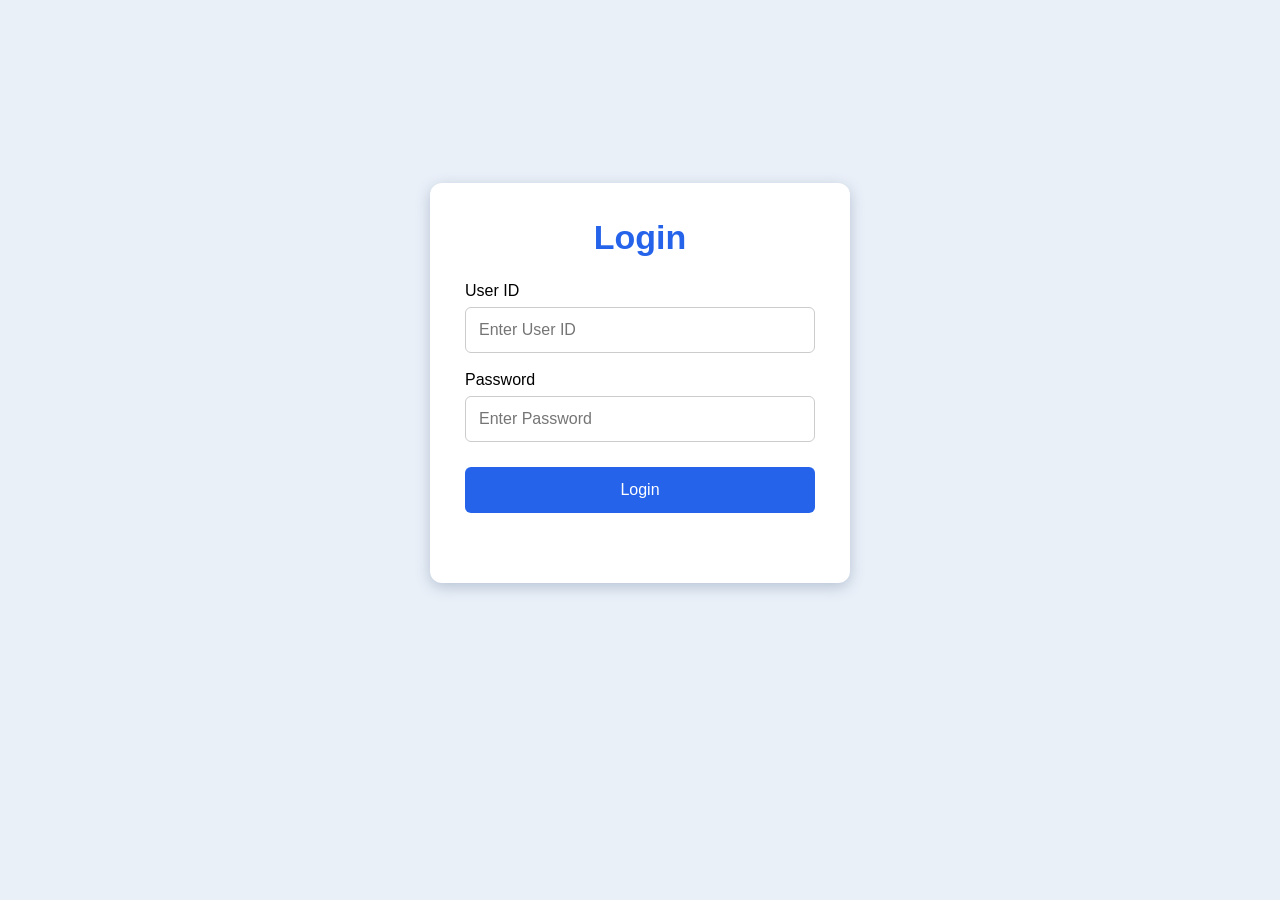
<file: login/index.html>
<!DOCTYPE html>
<html lang="en">
<head>
    <meta charset="UTF-8">
    <meta name="viewport" content="width=device-width, initial-scale=1.0">
    <title>Login Page</title>
    <link rel="stylesheet" href="style.css">
</head>
<body>
    <div class="login-container">
    <div class="login-box">
        <h1>Login</h1>

        <form>
            <label for="userid">User ID</label>
            <input type="text" id="userid"
                   placeholder="Enter User ID" required />

            <label for="password">Password</label>
            <input type="password" id="password"
                   placeholder="Enter Password" required />

            <button type="submit">Login</button>
        </form>
    </div>
</div>
</body>
</html>
</file>
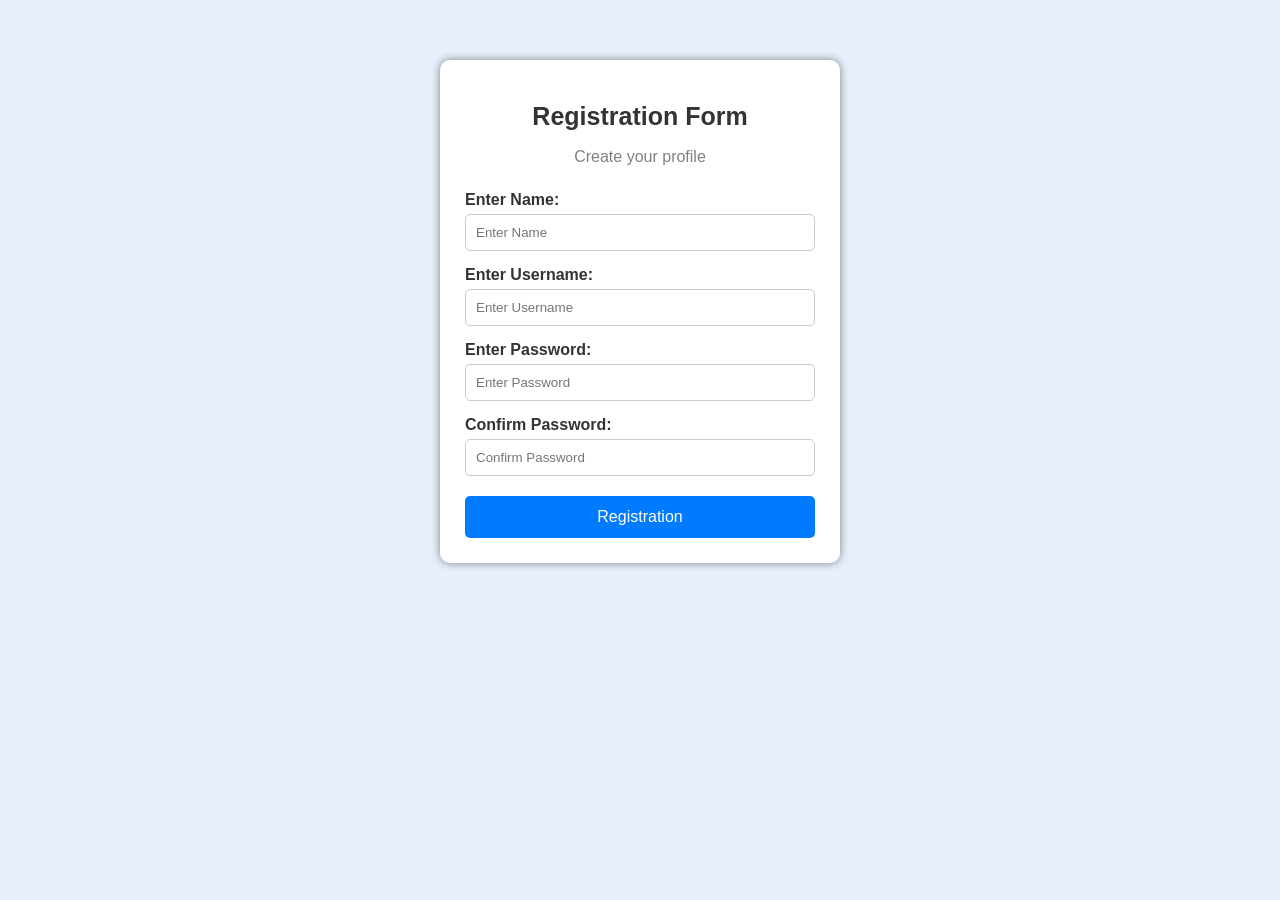
<file: registration/index.html>
<!DOCTYPE html>
<html lang="en">
<head>
    <meta charset="UTF-8">
    <meta name="viewport" content="width=device-width, initial-scale=1.0">

    <title>Registration Page</title>
<link rel="stylesheet" href="style.css">
</head>

<body>

    <div class="container">

        <h1>Registration Form</h1>
        <p>Create your profile</p>

        <form>
            <label for="name">Enter Name:</label>
            <input type="text" id="name" placeholder="Enter Name" required>

            <label for="username">Enter Username:</label>
            <input type="text" id="username" placeholder="Enter Username" required>

            <label for="password">Enter Password:</label>
            <input type="password" id="password" placeholder="Enter Password" required>

            <label for="confirm">Confirm Password:</label>
            <input type="password" id="confirm" placeholder="Confirm Password" required>

            <button type="submit">Registration</button>
        </form>

    </div>

</body>
</html>
</file>
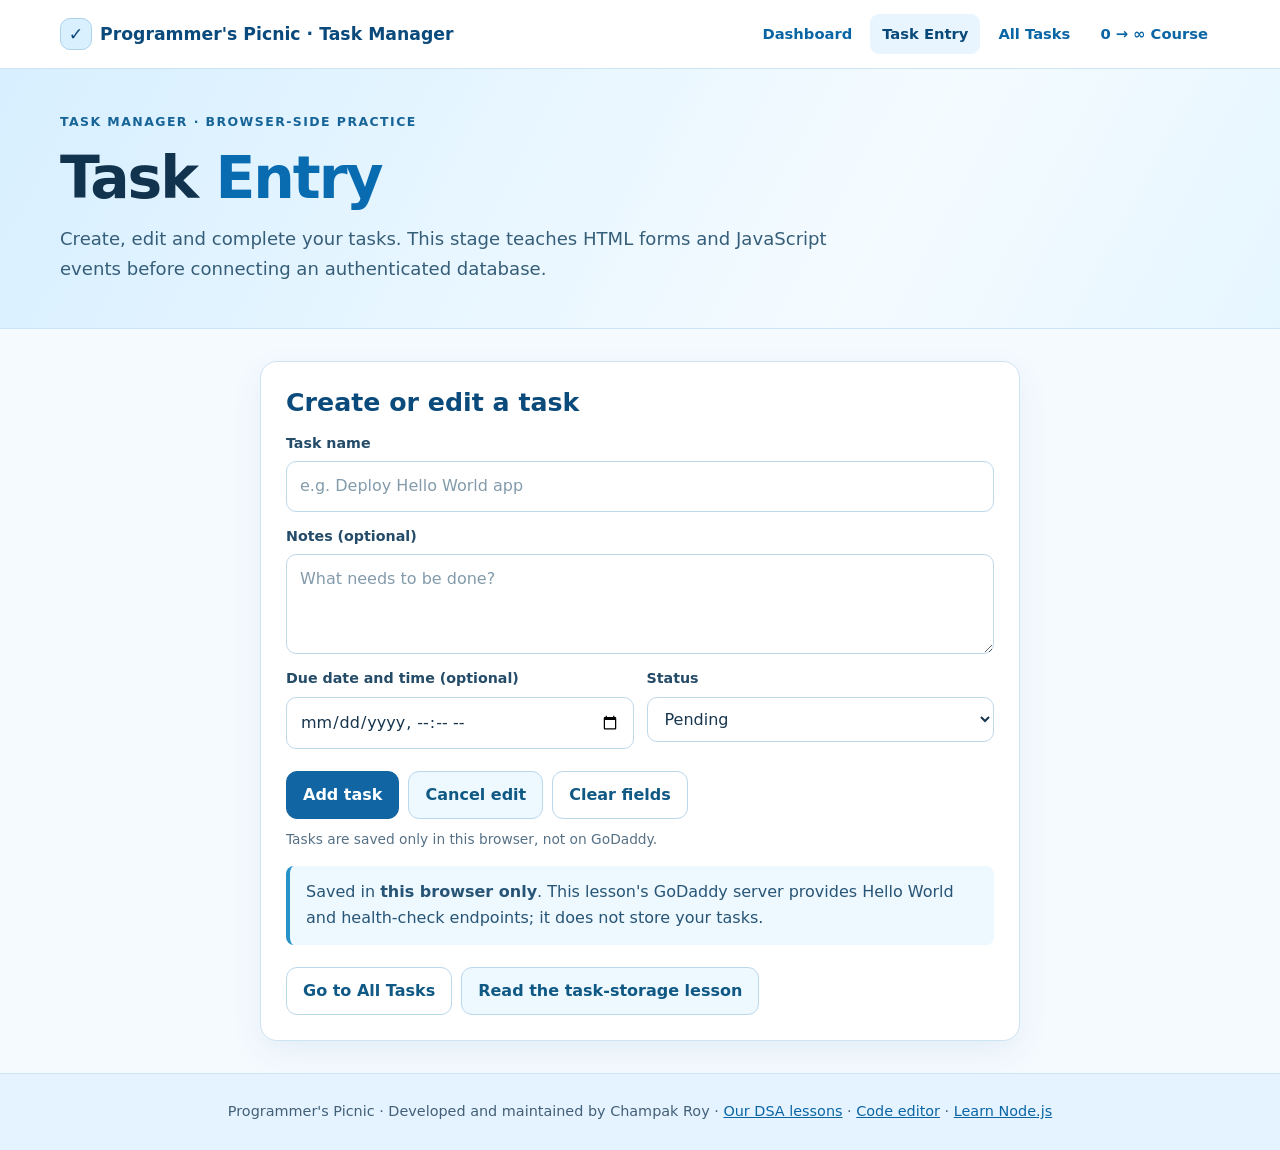
<file: task_entry/index.html>
<!doctype html>
<html lang="en"><head>
<meta charset="utf-8"><meta name="viewport" content="width=device-width,initial-scale=1"><meta name="theme-color" content="#e8f6ff"><meta name="author" content="Champak Roy"><meta name="robots" content="index,follow,max-image-preview:large">
<title>Task Entry — Programmer's Picnic Task Manager</title><meta name="description" content="Create, edit and update browser-based tasks as part of the Node.js on GoDaddy 0 to Infinity learning project."><link rel="canonical" href="https://programmer-s-picnic.github.io/taskmanager/task_entry/"><link rel="stylesheet" href="../assets/site.css">
<meta property="og:type" content="website"><meta property="og:site_name" content="Programmer's Picnic"><meta property="og:title" content="Task Entry — Programmer's Picnic Task Manager"><meta property="og:description" content="Create, edit and update browser-based tasks as part of the Node.js on GoDaddy 0 to Infinity learning project."><meta property="og:url" content="https://programmer-s-picnic.github.io/taskmanager/task_entry/"><meta name="twitter:card" content="summary_large_image">
</head>
<body data-root="../"><header class="sitebar"><div class="wrap"><a class="brand" href="../index.html"><span class="brandmark" aria-hidden="true">✓</span>Programmer's Picnic · Task Manager</a><nav aria-label="Main navigation"><a href="../index.html">Dashboard</a><a href="../task_entry/index.html" aria-current="page">Task Entry</a><a href="../all_task/index.html">All Tasks</a><a href="../learn/index.html">0 → ∞ Course</a></nav></div></header><section class="hero"><div class="wrap"><div class="eyebrow">Task Manager · Browser-side practice</div><h1>Task <span>Entry</span></h1><p class="lead">Create, edit and complete your tasks. This stage teaches HTML forms and JavaScript events before connecting an authenticated database.</p></div></section><main class="wrap section"><section class="card" style="max-width:760px;margin:auto"><h2>Create or edit a task</h2><form data-task-form data-redirect="../all_task/index.html"><div class="form-grid">
<div class="form-field wide"><label for="task-name">Task name</label><input id="task-name" name="name" required maxlength="160" placeholder="e.g. Deploy Hello World app" autocomplete="off"></div>
<div class="form-field wide"><label for="task-details">Notes (optional)</label><textarea id="task-details" name="details" maxlength="2000" placeholder="What needs to be done?"></textarea></div>
<div class="form-field"><label for="task-date">Due date and time (optional)</label><input id="task-date" name="date" type="datetime-local"></div>
<div class="form-field"><label for="task-status">Status</label><select id="task-status" name="status"><option>Pending</option><option>In Progress</option><option>Completed</option></select></div>
</div><div class="buttons"><button type="submit" class="button primary"><span data-submit-label>Add task</span></button><button type="button" data-cancel-edit class="button outline">Cancel edit</button><button type="reset" class="button">Clear fields</button></div><p role="status" aria-live="polite" class="muted smalltext" data-form-feedback>Tasks are saved only in this browser, not on GoDaddy.</p></form><div class="notice">Saved in <strong>this browser only</strong>. This lesson's GoDaddy server provides Hello World and health-check endpoints; it does not store your tasks.</div><div class="buttons"><a class="button" href="../all_task/index.html">Go to All Tasks</a><a class="button outline" href="../learn/index.html#ch7">Read the task-storage lesson</a></div></section></main><footer><div class="wrap">Programmer's Picnic · Developed and maintained by Champak Roy · <a href="https://dsa.learnwithchampak.live/">Our DSA lessons</a> · <a href="https://editor.learnwithchampak.live/" target="_blank" rel="noopener">Code editor</a> · <a href="../learn/index.html">Learn Node.js</a></div></footer><script defer src="../assets/app.js"></script></body></html>
</file>
<file: assets/site.css>
/* Programmer's Picnic · Professional light blue UI */
:root{--bg:#f5faff;--paper:#fff;--ink:#12334e;--muted:#567186;--blue:#1265a3;--blue2:#0d84bd;--light:#e7f5ff;--border:#cde4f4;--shadow:0 12px 34px #164b7a11;--good:#177a55;--warn:#a8720b;--bad:#ad3847}
*{box-sizing:border-box}html{scroll-behavior:smooth}body{margin:0;background:var(--bg);color:var(--ink);font:16px/1.65 system-ui,-apple-system,"Segoe UI",Arial,sans-serif}
a{color:#0a65a5}a:hover{text-decoration:underline}button,input,textarea,select{font:inherit}button{cursor:pointer}button:disabled{cursor:wait;opacity:.6}
:focus-visible{outline:3px solid #f5ac36;outline-offset:3px}.wrap{width:min(1160px,calc(100% - 32px));margin:auto}
.sitebar{background:#fff;border-bottom:1px solid var(--border);position:relative;z-index:2}.sitebar .wrap{min-height:68px;display:flex;justify-content:space-between;align-items:center;gap:20px;flex-wrap:wrap;padding:10px 0}
.brand{font-weight:850;color:#0a497b;text-decoration:none;font-size:1.08rem;display:inline-flex;align-items:center;gap:8px}.brandmark{display:inline-grid;place-items:center;width:32px;height:32px;background:#d9f0ff;border:1px solid #acd3ed;border-radius:10px}
nav{display:flex;align-items:center;gap:6px;flex-wrap:wrap}nav a{padding:8px 12px;font-weight:650;font-size:.92rem;text-decoration:none;border-radius:9px}nav a:hover,nav a[aria-current=page]{background:#e8f5ff;color:#094979;text-decoration:none}
.hero{background:linear-gradient(118deg,#d7efff,#f4fbff 68%,#e6f6ff);border-bottom:1px solid var(--border);padding:43px 0 45px}.eyebrow{font-size:.78rem;font-weight:850;color:#176498;text-transform:uppercase;letter-spacing:.115em}
h1{font-size:clamp(2rem,5vw,3.65rem);line-height:1.15;letter-spacing:-.035em;margin:12px 0}h1 span{color:#096cb0}.lead{font-size:1.13rem;color:#365e79;max-width:790px;margin:0}
.buttons{display:flex;gap:9px;flex-wrap:wrap;margin-top:22px}.button{border:1px solid #bad8ec;background:#fff;color:#105984;font-weight:760;border-radius:11px;padding:10px 16px;text-decoration:none;display:inline-flex;align-items:center;justify-content:center;gap:6px}.button:hover{text-decoration:none;filter:brightness(.974)}.button.primary{background:var(--blue);border-color:var(--blue);color:#fff}.button.small{font-size:.82rem;padding:6px 10px}.button.danger{color:#a2343f;background:#fff8f8;border-color:#e6bdc2}.button.outline{background:#eef8ff}
.grid{display:grid;grid-template-columns:repeat(3,minmax(0,1fr));gap:17px}.grid.two{grid-template-columns:repeat(2,minmax(0,1fr))}
.section{padding:32px 0}.card{background:var(--paper);border:1px solid var(--border);border-radius:17px;box-shadow:var(--shadow);padding:25px;min-width:0;margin-bottom:18px}
.card h2{margin:0 0 13px;font-size:1.58rem;line-height:1.24;color:#0b4b7b}.card h3{margin:17px 0 6px;color:#164e76;font-size:1.1rem}.card p{margin:9px 0 13px}
.muted{color:var(--muted)}.smalltext{font-size:.86rem}.tag{display:inline-flex;padding:3px 11px;border-radius:25px;background:#e8f5ff;color:#186397;border:1px solid #c6e3f5;font-size:.82rem;font-weight:750}
.stat{padding:15px 17px;border:1px solid var(--border);background:#fbfdff;border-radius:13px}.stat strong{display:block;font-size:1.85rem;line-height:1.25;color:#0f659d}.stat span{font-size:.9rem;color:var(--muted)}
.form-grid{display:grid;grid-template-columns:repeat(2,minmax(0,1fr));gap:13px}.form-field{display:flex;flex-direction:column;gap:6px}.form-field.wide{grid-column:1/-1}
label{font-size:.89rem;font-weight:730;color:#244b68}input,select,textarea{width:100%;border:1px solid #bdd9ec;border-radius:10px;background:#fff;color:#17354d;padding:11px 13px;min-height:44px}textarea{resize:vertical;min-height:100px}input::placeholder,textarea::placeholder{color:#839bab}
.task-item{border:1px solid #d5e7f3;border-radius:13px;background:#fbfdff;padding:15px;display:flex;justify-content:space-between;gap:14px;align-items:center;margin:10px 0}
.task-copy{min-width:0;flex:1}.task-item h3{margin:0 0 4px;font-size:1.04rem;overflow-wrap:anywhere}.task-details{color:#587188;white-space:pre-wrap;overflow-wrap:anywhere;font-size:.91rem}
.task-meta{display:flex;gap:10px;flex-wrap:wrap;align-items:center;font-size:.82rem;color:#55738a}.task-status{border:1px solid #e7d39c;border-radius:30px;padding:2px 9px;background:#fff9e5;color:#946300;font-weight:760}.task-status.working{border-color:#b9daf0;background:#e9f5ff;color:#1264a0}.task-status.done{border-color:#b2dfc9;background:#ecfff5;color:#177a55}
.task-actions{display:flex;gap:7px;flex-wrap:wrap}.empty-state{border:1px dashed #a7cce8;border-radius:13px;padding:22px;color:#54748c;background:#f8fcff;text-align:center}
.notice{border-left:4px solid #2792c7;background:#edf8ff;padding:13px 16px;border-radius:8px;color:#285576;margin:15px 0}.notice.warning{border-left-color:#d39a27;background:#fff8e6}
.api-line{display:flex;gap:9px;flex-wrap:wrap;align-items:end}.api-line .form-field{flex:1 1 300px}
.api-status{padding:11px 15px;background:#edf4fa;border:1px solid #d2e3ee;border-radius:10px;color:#42647d;font-size:.93rem;margin:13px 0}.api-status[data-state=ok]{background:#e8fbf0;color:#176945;border-color:#a4d6b9}.api-status[data-state=error]{background:#fff1f0;color:#a52a33;border-color:#e7b8b7}.api-status[data-state=checking]{background:#eaf6ff;color:#136397}
pre{margin:0;overflow-x:auto;white-space:pre;padding:18px;background:#102b42;color:#eff8ff;border-radius:0 0 12px 12px;font:14px/1.6 Consolas,monospace}code{font: .9em Consolas,Monaco,monospace}
.codebox{background:#102b42;border-radius:12px;overflow:hidden;margin:13px 0;border:1px solid #23465e}.codehead{color:#d5ecff;display:flex;align-items:center;justify-content:space-between;gap:8px;padding:8px 13px;border-bottom:1px solid #345068;font-size:.86rem}.codehead button{color:#154a74;background:#e6f6ff;border:0;border-radius:7px;padding:4px 10px;font-size:.82rem;font-weight:800}
.terminal{background:#102b42;color:#eaf9ff;border:1px solid #23465e;border-radius:11px;padding:14px;overflow:auto;white-space:pre-wrap;font:13px/1.6 Consolas,monospace;min-height:65px}
.course-layout{display:grid;grid-template-columns:minmax(0,1fr) 234px;gap:20px;align-items:start}.course-toc{position:sticky;top:15px}.course-toc a{display:block;margin:7px 0;text-decoration:none}.course-toc a:hover{text-decoration:underline}.course-chapter{scroll-margin-top:20px}
.course-chapter ul,.course-chapter ol{padding-left:23px}.course-chapter li{margin:7px 0}.course-footer{display:flex;justify-content:space-between;align-items:center;flex-wrap:wrap;gap:10px;border-top:1px solid var(--border);margin-top:22px;padding-top:15px}
.exercise{background:#f0f8ff;border:1px solid #c4dff1;border-radius:11px;padding:15px;margin:14px 0}details{background:#fafdff;border:1px solid #cce2f2;border-radius:9px;padding:9px 14px;margin:10px 0}summary{cursor:pointer;font-weight:760;color:#165a8b}
progress{width:100%;height:14px;accent-color:#1265a3}footer{background:#e4f3ff;border-top:1px solid var(--border);padding:26px 0;text-align:center;font-size:.9rem;color:#436078}
@media(max-width:820px){.grid,.grid.two,.form-grid,.course-layout{grid-template-columns:1fr}.course-toc{position:static}.hero{padding:34px 0}.task-item{align-items:stretch;flex-direction:column}.sitebar nav{gap:2px}}@media(max-width:480px){.card{padding:17px}.sitebar .wrap{padding:10px 0}nav a{padding:6px 8px}.buttons{align-items:stretch}.task-actions{width:100%}}
</file>
<file: login/style.css>
* {
    box-sizing: border-box;
}

body {
    font-family: Arial, sans-serif;
    background-color: #eaf0f8;
    margin: 0;
}

.login-container {
    width: 100%;
    min-height: 85vh;
    display: flex;
    justify-content: center;
    align-items: center;
    padding: 25px;
}


.login-box {
    background-color: white;
    width: 100%;
    max-width: 420px;
    min-height: 400px;
    padding: 35px;
    border-radius: 12px;
    box-shadow: 0 4px 15px #b5c2d3;
}


.login-box h1 {
    text-align: center;
    color: #2563eb;
    font-size: 34px;
    margin: 0 0 25px;
}


.login-box label {
    display: block;
    margin-top: 18px;
    margin-bottom: 7px;
}


.login-box input {
    width: 100%;
    padding: 13px;
    border: 1px solid #ccc;
    border-radius: 6px;
    font-size: 16px;
}

.login-box input:focus {
    outline: none;
    border-color: #2563eb;
    box-shadow: 0 0 4px #93b4ff;
}


.login-box button {
    width: 100%;
    padding: 14px;
    margin-top: 25px;
    background-color: #2563eb;
    color: white;
    border: none;
    border-radius: 6px;
    font-size: 16px;
    cursor: pointer;
}

.login-box button:hover {
    background-color: #1d4ed8;
}

@media (max-width: 480px) {
    .login-container {
        min-height: 75vh;
        padding: 15px;
    }

    .login-box {
        max-width: 100%;
        min-height: auto;
        padding: 25px;
    }

    .login-box h1 {
        font-size: 28px;
    }
}
</file>
<file: registration/style.css>
body {
            margin: 0;
            padding: 0;
            font-family: Arial, sans-serif;
            background-color: #e8f0fe;
        }

        .container {
            width: 350px;
            max-width: calc(100% - 70px);
            margin: 60px auto;
            padding: 25px;
            background-color: white;
            border-radius: 10px;
            box-shadow: 0 0 10px gray;
        }

        h1 {
            text-align: center;
            color: #333;
            font-size: 25px;
        }

        p {
            text-align: center;
            color: gray;
            margin-bottom: 25px;
        }

        label {
            display: block;
            margin-top: 15px;
            margin-bottom: 5px;
            color: #333;
            font-weight: bold;
        }

        input {
            width: 100%;
            padding: 10px;
            box-sizing: border-box;
            border: 1px solid #ccc;
            border-radius: 5px;
            outline: none;
        }

        input:focus {
            border-color: #007bff;
        }

        button {
            width: 100%;
            margin-top: 20px;
            padding: 12px;
            background-color: #007bff;
            color: white;
            border: none;
            border-radius: 5px;
            cursor: pointer;
            font-size: 16px;
        }

        button:hover {
            background-color: #0056b3;
        }
</file>
